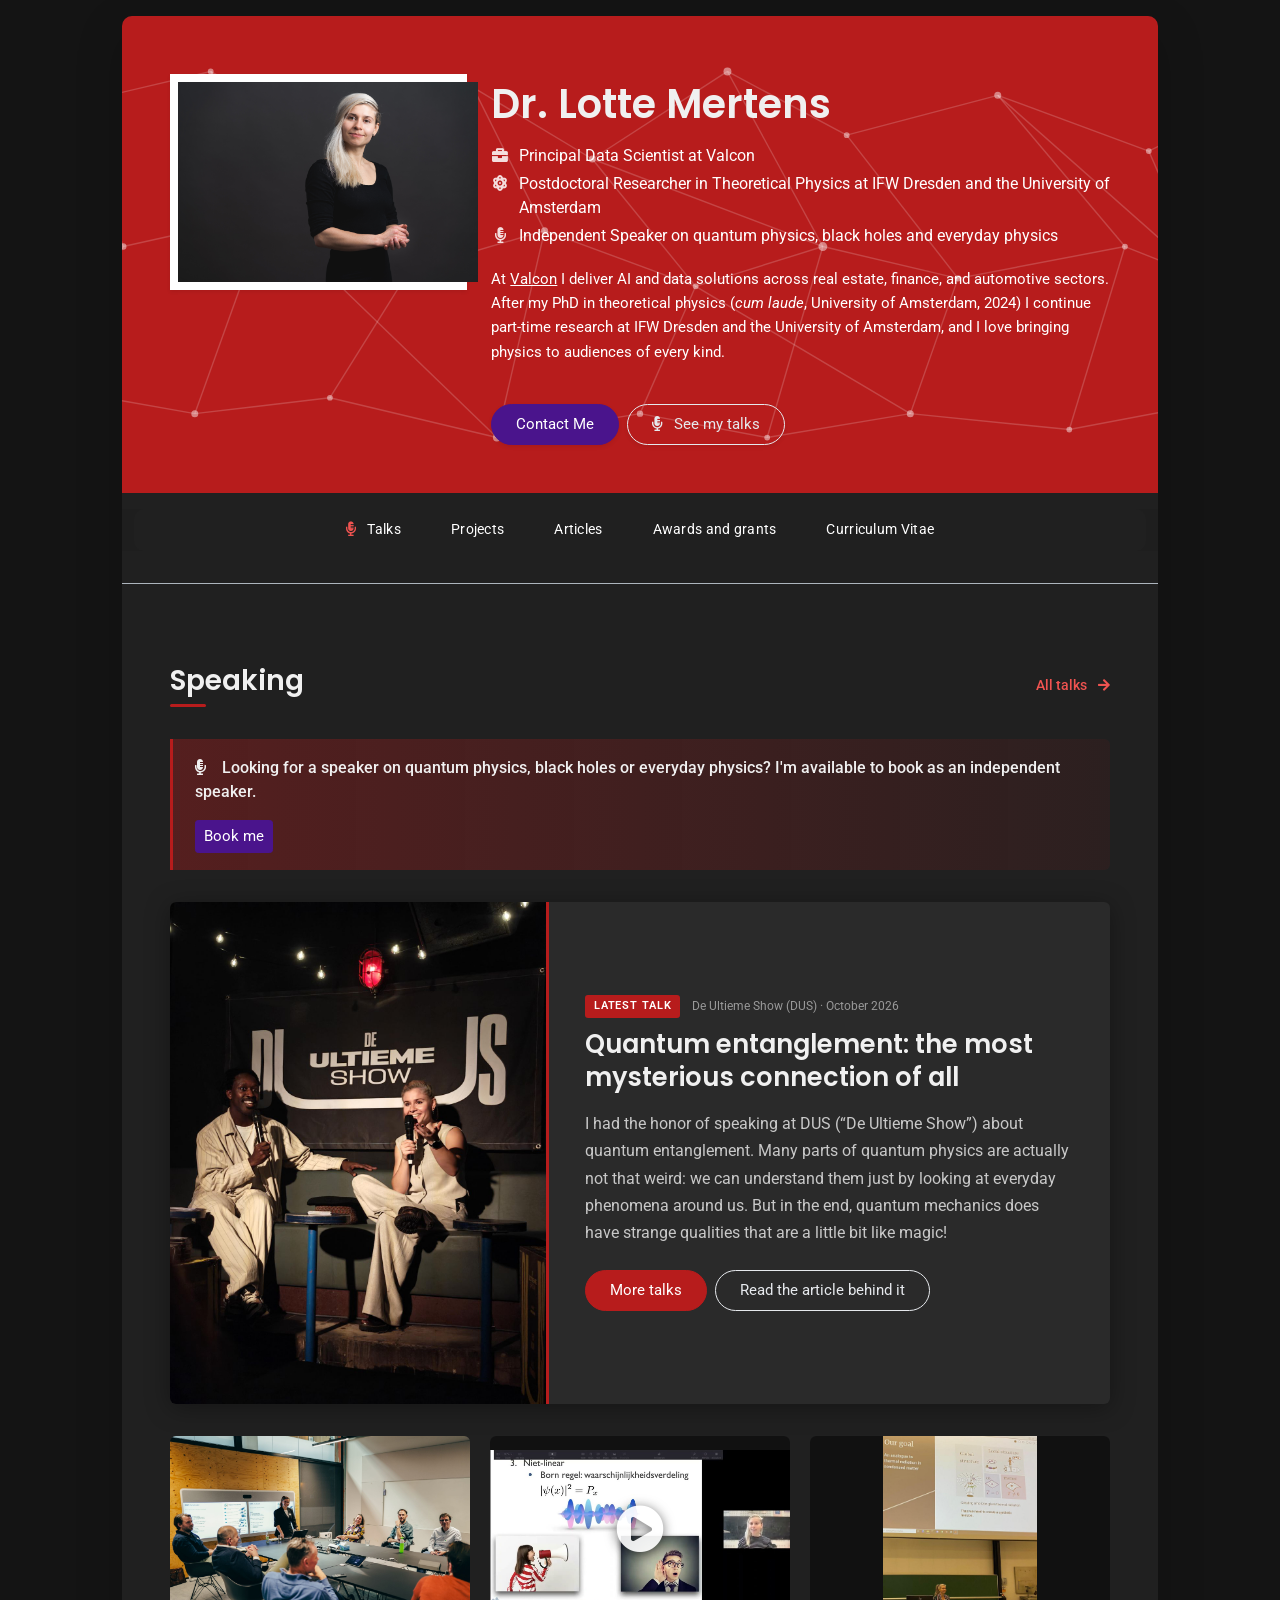
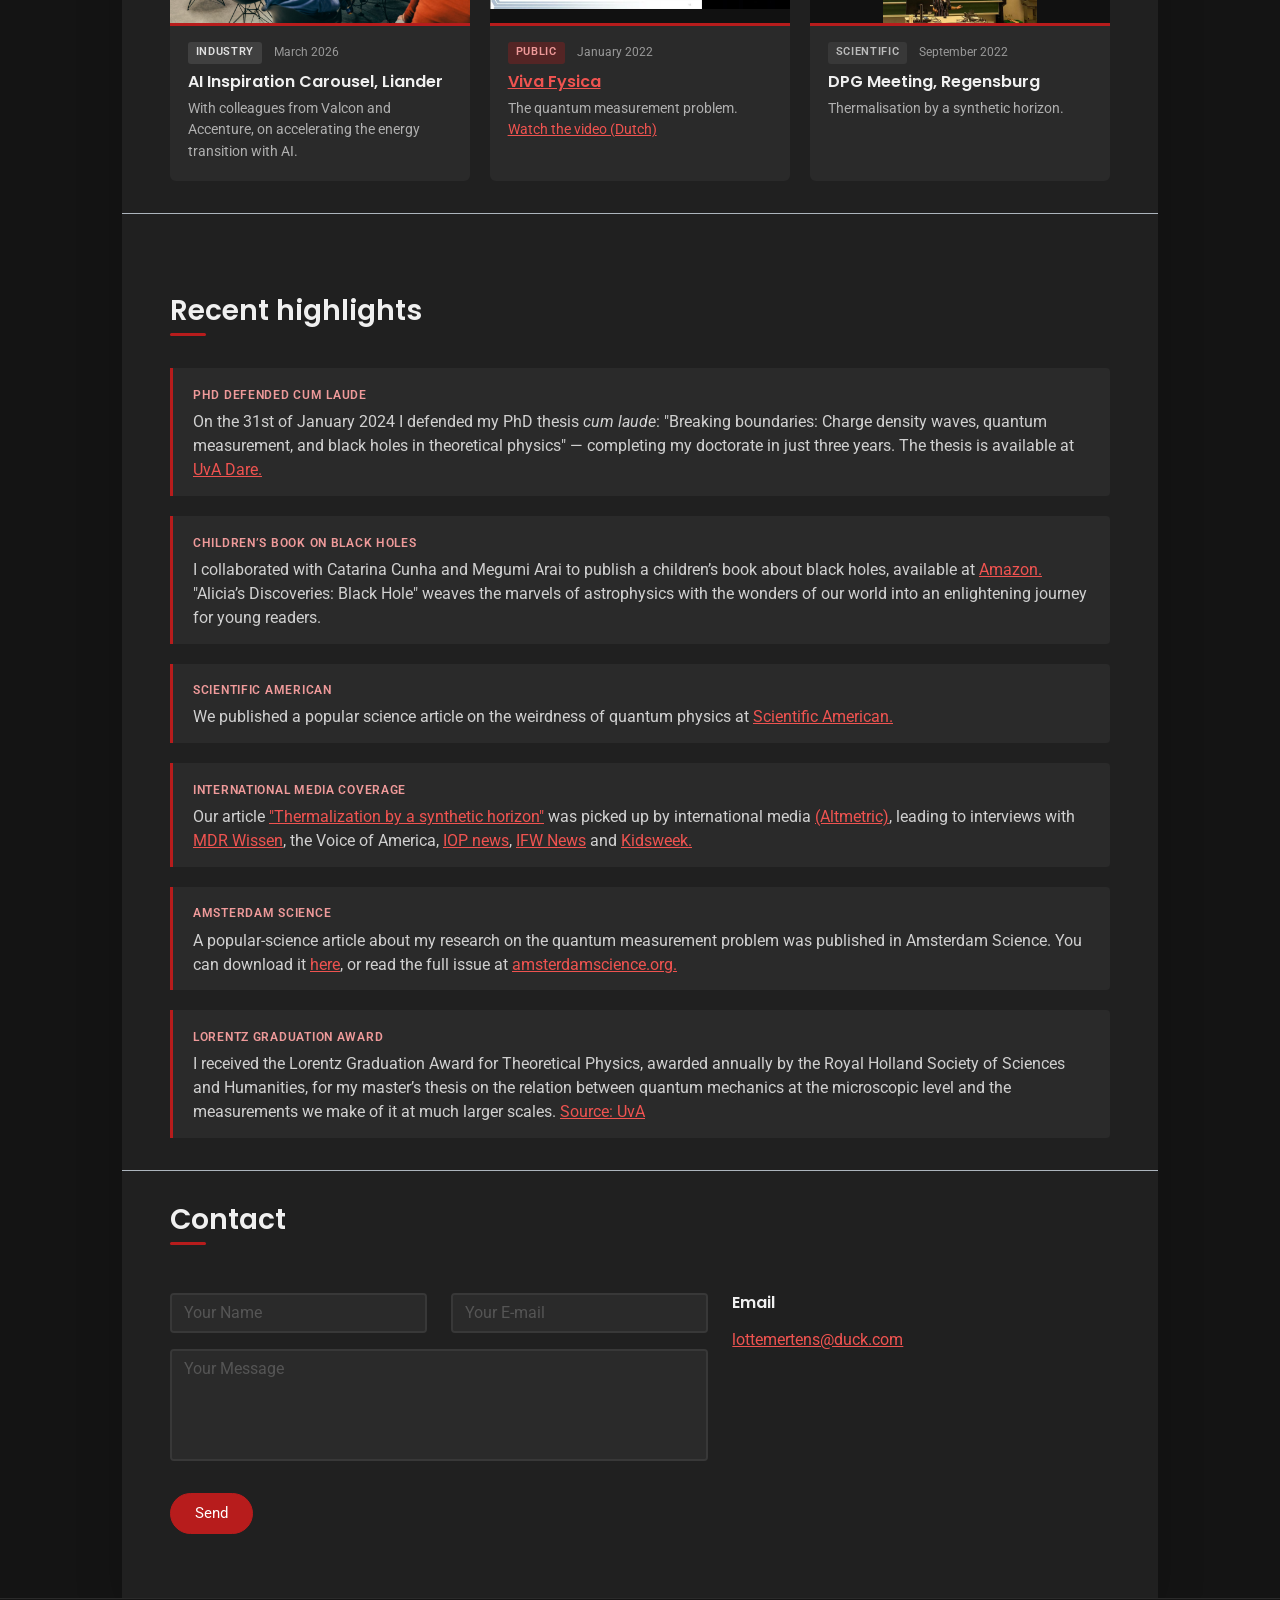
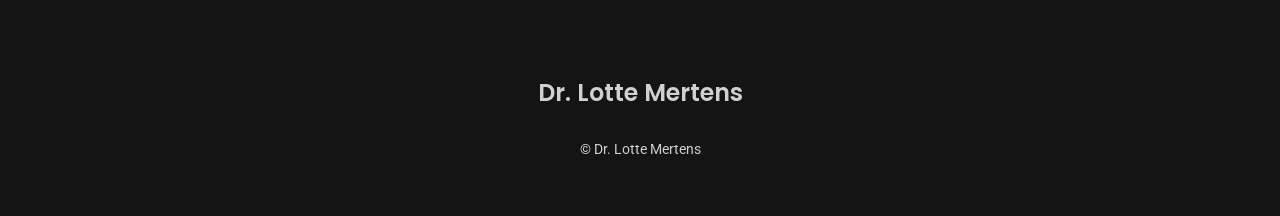
<file: index.html>
<!DOCTYPE html>
<html lang="en-US">


  <head>
    <meta charset="UTF-8">
    <meta http-equiv="X-UA-Compatible" content="IE=edge">
    <meta name="viewport" content="width=device-width, initial-scale=1">
     <meta name="description" content="Lotte Mertens: PhD in Theoretical Physics (cum laude), Principal Data Scientist at Valcon, part-time postdoc at IFW Dresden and the University of Amsterdam, and independent speaker on quantum physics, black holes and everyday physics">
  <meta name="keywords" content="Lorentz prijs, University of Amsterdam, IFW Dresden, Black holes, Quantum mechanics, Lotte Mertens, Valcon, Data Science, RAG, Databricks">
  <meta name="author" content="Lotte Mertens">
    <title>Lotte Mertens: Principal Data Scientist at Valcon</title>
    <link rel="icon" href="favicon.svg" type="image/svg+xml">
    <link rel="preconnect" href="https://fonts.gstatic.com" crossorigin="crossorigin"/>
    <link rel="preload" as="style" href="https://fonts.googleapis.com/css2?family=Poppins:wght@600&amp;family=Roboto:wght@300;400;500;700&amp;display=swap"/>
    <link rel="stylesheet" href="https://fonts.googleapis.com/css2?family=Poppins:wght@600&amp;family=Roboto:wght@300;400;500;700&amp;display=swap" media="print" onload="this.media='all'"/>
    <noscript>
      <link rel="stylesheet" href="https://fonts.googleapis.com/css2?family=Poppins:wght@600&amp;family=Roboto:wght@300;400;500;700&amp;display=swap"/>
    </noscript>
    <link href="css/font-awesome/css/all.min.css?ver=2.0.0" rel="stylesheet">
    <link href="css/bootstrap.min.css?ver=2.0.0" rel="stylesheet">
    <link href="css/aos.css?ver=2.0.0" rel="stylesheet">
    <link href="css/main.css?ver=2.1.0" rel="stylesheet">
    <noscript>
      <style type="text/css">
        [data-aos] {
            opacity: 1 !important;
            transform: translate(0) scale(1) !important;
        }
      </style>
    </noscript>
  </head>
  
  
  <body id="top">
<div class="page-content ">
      <div class="container pt-2">
       
      
		<div class="cover shadow-lg">


 			<div class="cover-bg p-3 p-lg-4 text-white">
    <div class="row">
    
      <div class="col-lg-4 col-md-5">
        <div class="avatar hover-effect bg-white shadow-sm p-1"><img src="images/avatar.jpg" alt="Lotte Mertens" width="300" height="200"/>
        </div>
      </div>
      
      <div class="col-lg-8 col-md-7 text-center text-md-start">
      
        <h2 class="h1 mt-2" data-aos="fade-left" data-aos-delay="0">Dr. Lotte Mertens</h2>
        <ul class="hero-roles" data-aos="fade-left" data-aos-delay="50">
          <li><i class="fas fa-briefcase"></i>Principal Data Scientist at Valcon</li>
          <li><i class="fas fa-atom"></i>Postdoctoral Researcher in Theoretical Physics at IFW Dresden and the University of Amsterdam</li>
          <li><i class="fas fa-microphone-alt"></i>Independent Speaker on quantum physics, black holes and everyday physics</li>
        </ul>
        <p class="hero-bio mb-3" data-aos="fade-left" data-aos-delay="100">At <a class="text-white text-decoration-underline" href="https://www.valcon.com">Valcon</a> I deliver AI and data solutions across real estate, finance, and automotive sectors. After my PhD in theoretical physics (<em>cum laude</em>, University of Amsterdam, 2024) I continue part-time research at IFW Dresden and the University of Amsterdam, and I love bringing physics to audiences of every kind.</p>
        <div class="d-print-none" data-aos="fade-left" data-aos-delay="150"><a class="btn btn-light shadow-sm mt-1 me-1" href="#contact">Contact Me</a><a class="btn btn-outline-light shadow-sm mt-1" href="Talks.html"><i class="fas fa-microphone-alt me-1"></i> See my talks</a>
        </div>
        
      </div>
    </div>
  </div>
  
  			<div class="site-nav pt-2">
            <nav role="navigation">
            <div class="container text-white site-page-nav">
            
			<div class="cover text-white">
              <ul class="nav justify-content-center">
                  <li class="nav-item"><a class="btn text-white nav-talks" href="Talks.html"><i class="fas fa-microphone-alt me-1"></i> Talks</a></li>
                  <li class="nav-item"><a class="btn text-white" href="Projects.html">Projects</a></li>
                  <li class="nav-item"><a class="btn text-white" href="Articles.html">Articles</a></li>
                  <li class="nav-item"><a class="btn text-white" href="AG.html">Awards and grants</a></li>
                  <li class="nav-item"><a class="btn text-white" href="CV.html">Curriculum Vitae</a></li>
                </ul>
            </div>
            </div>
            </nav>
    		</div>

          <hr class="d-print-none"/>

  			<div class="about-section pt-4 px-3 px-lg-4">
        <div class="d-flex justify-content-between align-items-baseline gap-3">
          <h2 class="h3 mb-3 section-heading">Speaking</h2>
          <a class="section-link" href="Talks.html">All talks <i class="fas fa-arrow-right ms-1"></i></a>
        </div>

        <div class="speak-cta">
          <p><i class="fas fa-microphone-alt me-2"></i>Looking for a speaker on quantum physics, black holes or everyday physics? I'm available to book as an independent speaker.</p>
          <a class="btn btn-light btn-sm" href="#contact">Book me</a>
        </div>

        <article class="talk-feature">
          <div class="talk-feature-media">
            <img src="images/dus-2026.jpeg" alt="Lotte Mertens on stage at De Ultieme Show"/>
          </div>
          <div class="talk-feature-body">
            <div class="talk-meta"><span class="talk-badge">Latest talk</span><span>De Ultieme Show (DUS) · October 2026</span></div>
            <h3 class="talk-feature-title">Quantum entanglement: the most mysterious connection of all</h3>
            <p>I had the honor of speaking at DUS (&ldquo;De Ultieme Show&rdquo;) about quantum entanglement. Many parts of quantum physics are actually not that weird: we can understand them just by looking at everyday phenomena around us. But in the end, quantum mechanics does have strange qualities that are a little bit like magic!</p>
            <div><a class="btn btn-accent mt-1 me-1" href="Talks.html">More talks</a><a class="btn btn-outline-light mt-1" href="https://www.scientificamerican.com/article/quantum-physics-isnt-as-weird-as-you-think-its-weirder/">Read the article behind it</a></div>
          </div>
        </article>

        <div class="talk-grid">
          <article class="talk-card">
            <img class="talk-card-img" src="images/1774259817088.jpg" alt="Lotte Mertens presenting at Liander" loading="lazy"/>
            <div class="talk-card-body">
              <div class="talk-meta"><span class="talk-tag talk-tag-industry">Industry</span><span>March 2026</span></div>
              <h3 class="talk-card-title">AI Inspiration Carousel, Liander</h3>
              <p>With colleagues from Valcon and Accenture, on accelerating the energy transition with AI.</p>
            </div>
          </article>
          <article class="talk-card">
            <a class="talk-card-video" href="https://www.youtube.com/watch?v=cBmWuijWLmw" aria-label="Watch the Viva Fysica talk on YouTube">
              <img class="talk-card-img talk-card-img-fit" src="images/viva-fysica-2022.jpg" alt="Lotte Mertens presenting on the quantum measurement problem at Viva Fysica" loading="lazy"/>
              <i class="fas fa-play-circle" aria-hidden="true"></i>
            </a>
            <div class="talk-card-body">
              <div class="talk-meta"><span class="talk-tag talk-tag-public">Public</span><span>January 2022</span></div>
              <h3 class="talk-card-title"><a href="https://www.quantumuniverse.nl/terugkijken-viva-fysica-2022">Viva Fysica</a></h3>
              <p>The quantum measurement problem. <a href="https://www.quantumuniverse.nl/terugkijken-viva-fysica-2022">Watch the video (Dutch)</a></p>
            </div>
          </article>
          <article class="talk-card">
            <img class="talk-card-img talk-card-img-fit" src="Presentation.jpeg" alt="Lotte Mertens presenting at the DPG meeting in Regensburg" loading="lazy"/>
            <div class="talk-card-body">
              <div class="talk-meta"><span class="talk-tag">Scientific</span><span>September 2022</span></div>
              <h3 class="talk-card-title">DPG Meeting, Regensburg</h3>
              <p>Thermalisation by a synthetic horizon.</p>
            </div>
          </article>
        </div>

	</div>

  			<hr class="d-print-none"/>

  			<div class="about-section pt-4 px-3 px-lg-4">
        <h2 class="h3 mb-3 section-heading">Recent highlights</h2>

        <div class="highlight-card">
          <div class="highlight-date">PhD Defended Cum Laude</div>
          <p>On the 31st of January 2024 I defended my PhD thesis <em>cum laude</em>: "Breaking boundaries: Charge density waves, quantum measurement, and black holes in theoretical physics" — completing my doctorate in just three years. The thesis is available at <a href="https://dare.uva.nl/search?identifier=561f409e-5784-4adc-a31a-b579202ffef7">UvA Dare.</a></p>
        </div>

        <div class="highlight-card">
          <div class="highlight-date">Children’s Book on Black Holes</div>
          <p>I collaborated with Catarina Cunha and Megumi Arai to publish a children’s book about black holes, available at <a href="https://www.amazon.nl/dp/B0CMHVNR2P?ref_=cm_sw_r_cp_ud_dp_A3WQA8BQAT786TXKE9GF">Amazon.</a> "Alicia’s Discoveries: Black Hole" weaves the marvels of astrophysics with the wonders of our world into an enlightening journey for young readers.</p>
        </div>

        <div class="highlight-card">
          <div class="highlight-date">Scientific American</div>
          <p>We published a popular science article on the weirdness of quantum physics at <a href="https://www.scientificamerican.com/article/quantum-physics-isnt-as-weird-as-you-think-its-weirder/">Scientific American.</a></p>
        </div>

        <div class="highlight-card">
          <div class="highlight-date">International Media Coverage</div>
          <p>Our article <a href="https://journals.aps.org/prresearch/abstract/10.1103/PhysRevResearch.4.043084">"Thermalization by a synthetic horizon"</a> was picked up by international media <a href="https://www.altmetric.com/details/138210670">(Altmetric)</a>, leading to interviews with <a href="https://www.mdr.de/wissen/theorie-stephen-hawking-forscher-dresden-simulation-schwarzes-loch-100.html">MDR Wissen</a>, the Voice of America, <a href="https://www.mdr.de/wissen/theorie-stephen-hawking-forscher-dresden-simulation-schwarzes-loch-100.html">IOP news</a>, <a href="https://www.ifw-dresden.de/news-events/news-detail-view/synthetic-black-holes-radiate-just-like-the-real-ones-973">IFW News</a> and <a href="Kidsweek.pdf" target="_blank">Kidsweek.</a></p>
        </div>

        <div class="highlight-card">
          <div class="highlight-date">Amsterdam Science</div>
          <p>A popular-science article about my research on the quantum measurement problem was published in Amsterdam Science. You can download it <a href="AmsSci.pdf" target="_blank">here</a>, or read the full issue at <a href="https://amsterdamscience.org">amsterdamscience.org.</a></p>
        </div>

        <div class="highlight-card">
          <div class="highlight-date">Lorentz Graduation Award</div>
          <p>I received the Lorentz Graduation Award for Theoretical Physics, awarded annually by the Royal Holland Society of Sciences and Humanities, for my master’s thesis on the relation between quantum mechanics at the microscopic level and the measurements we make of it at much larger scales. <a href="https://iop.uva.nl/content/news/2020/11/lotte-mertens-wins-lorentz-graduation-award.html?cb&cb&cb">Source: UvA</a></p>
        </div>

	</div>

  			<hr class="d-print-none"/>
  
  			<div class="contant-section px-3 px-lg-4 pb-4" id="contact">
  
  
    <h2 class="h3 mb-3 section-heading">Contact</h2>
    <div class="row">
    
    
      <div class="col-md-7 d-print-none">
        <div class="my-2">
        
  <form action="https://formspree.io/f/mwkyjvyq" method="POST">
    
  <div class="row">
    <div class="col-6">
      <input class="form-control" type="text" id="name" name="name" placeholder="Your Name" required>
    </div>
    <div class="col-6">
      <input class="form-control" type="email" id="email" name="_replyto" placeholder="Your E-mail" required>
    </div>
  </div>
  
  
  <div class="form-group my-2">
    <textarea class="form-control" style="resize: none;" id="message" name="message" rows="4"  placeholder="Your Message" required></textarea>
  </div>
  
  <button class="btn btn-accent mt-2" type="submit">Send</button>
  
  </form>
  
  
        </div>
      </div>
      
      
      <div class="col">
        <div class="mt-2">
        
          <h3 class="h6">Email</h3>
          <div class="pb-2 text-secondary"><a href="mailto:lottemertens@duck.com">lottemertens@duck.com</a></div>
          
        </div>
      </div>
      
      
      
      
    </div>
    
</div>
  
		</div>
		
     </div>
   </div>



    <footer class="pt-4 pb-4 text-muted text-center d-print-none">
      <div class="container">
        <div class="my-3">
          <div class="h4">Dr. Lotte Mertens</div>
        </div>
        <div class="text-small">
          <div class="mb-1">&copy; Dr. Lotte Mertens</div>
        </div>
      </div>
    </footer>
    
    <script src="scripts/bootstrap.bundle.min.js?ver=2.0.0"></script>
    <script src="scripts/aos.js?ver=2.0.0"></script>
    <script src="scripts/main.js?ver=2.0.0"></script>
    
    
  </body>
</html>
</file>
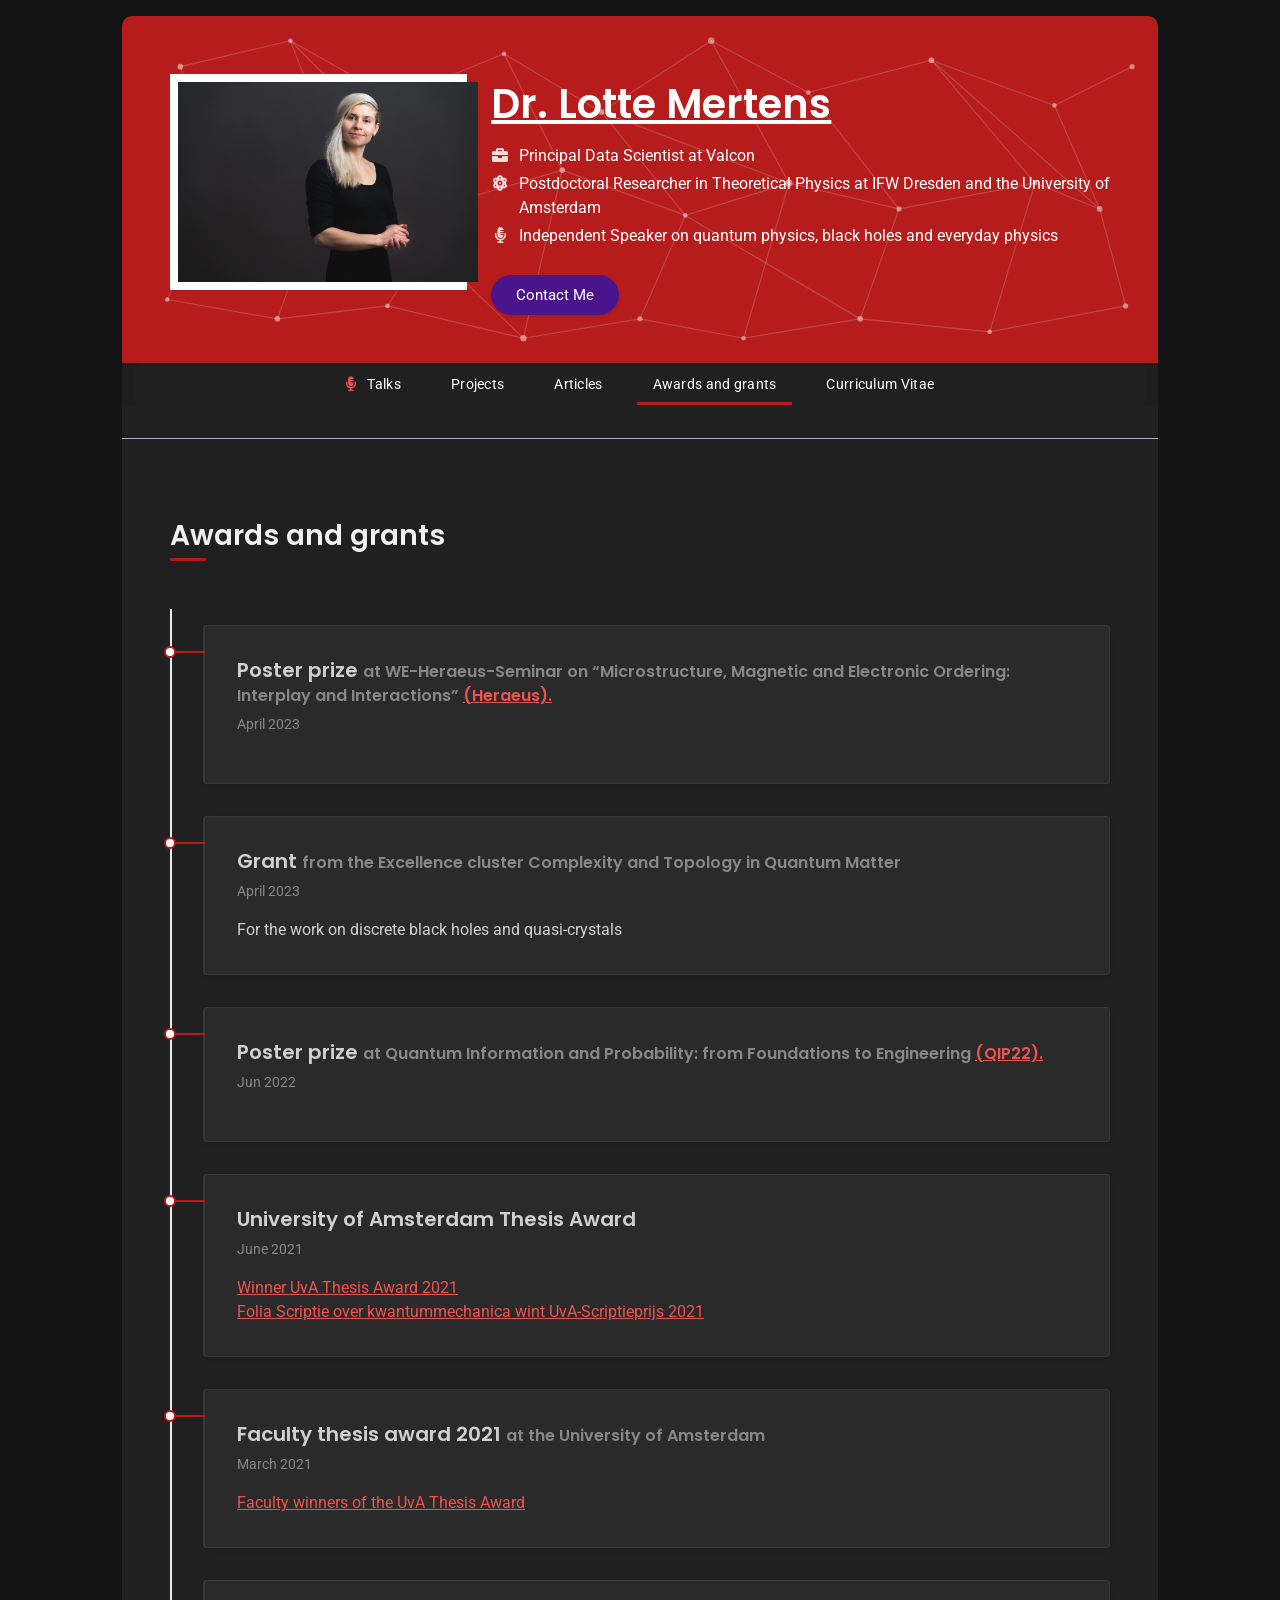
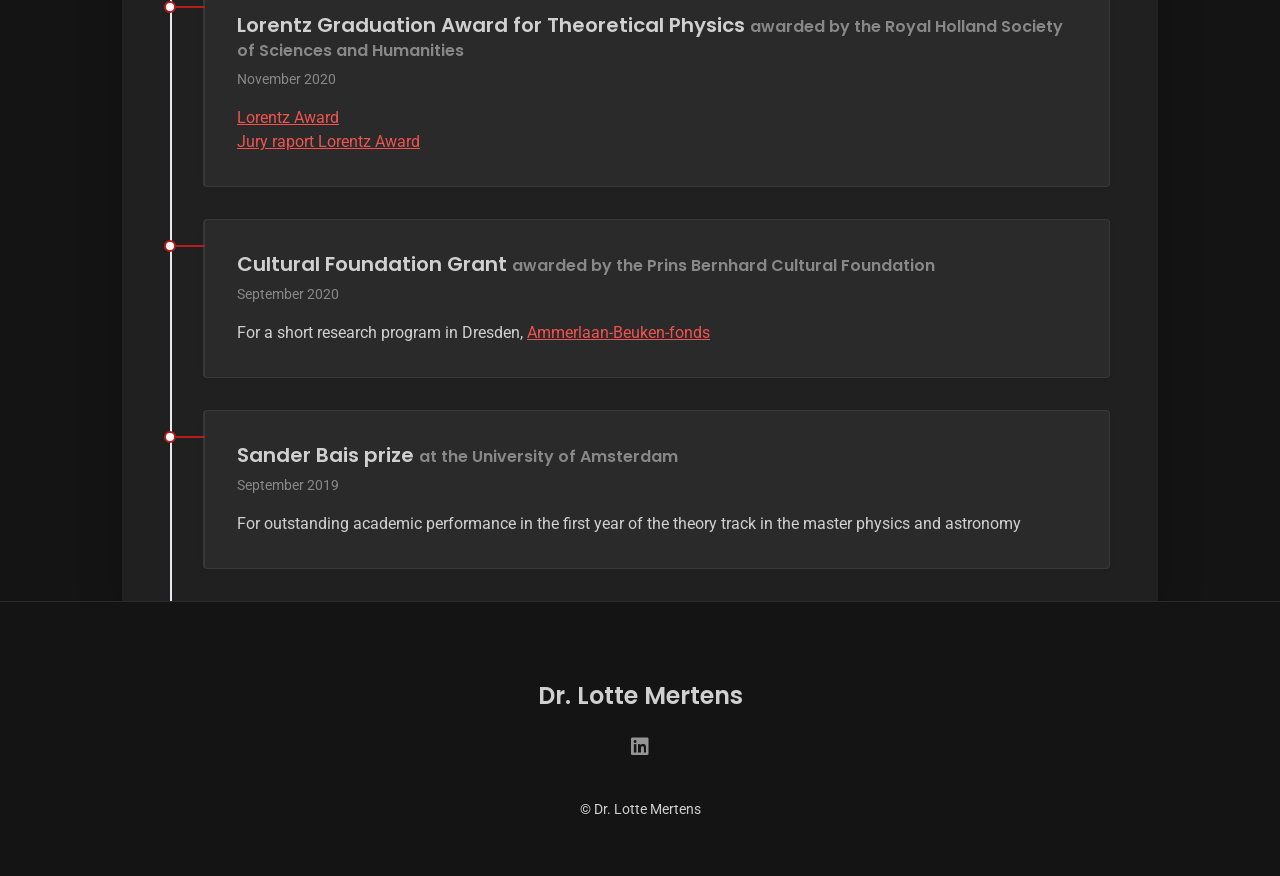
<file: AG.html>
<!DOCTYPE html>
<html lang="en-US">
  <head>
    <meta charset="UTF-8">
    <meta http-equiv="X-UA-Compatible" content="IE=edge">
      <meta name="description" content="Awards and Grants">
  <meta name="keywords" content="Lorentz prijs, UvA thesis prijs, Lotte Mertens, Poster Prijs, Sander Bias">
  <meta name="author" content="Lotte Mertens">
    <meta name="viewport" content="width=device-width, initial-scale=1">
    <title>Lotte Mertens Awards and Grants</title>
    <link rel="icon" href="favicon.svg" type="image/svg+xml">
    <link rel="preconnect" href="https://fonts.gstatic.com" crossorigin="crossorigin"/>
    <link rel="preload" as="style" href="https://fonts.googleapis.com/css2?family=Poppins:wght@600&amp;family=Roboto:wght@300;400;500;700&amp;display=swap"/>
    <link rel="stylesheet" href="https://fonts.googleapis.com/css2?family=Poppins:wght@600&amp;family=Roboto:wght@300;400;500;700&amp;display=swap" media="print" onload="this.media='all'"/>
    <noscript>
      <link rel="stylesheet" href="https://fonts.googleapis.com/css2?family=Poppins:wght@600&amp;family=Roboto:wght@300;400;500;700&amp;display=swap"/>
    </noscript>
    <link href="css/font-awesome/css/all.min.css?ver=2.0.0" rel="stylesheet">
    <link href="css/bootstrap.min.css?ver=2.0.0" rel="stylesheet">
    <link href="css/aos.css?ver=2.0.0" rel="stylesheet">
    <link href="css/main.css?ver=2.1.0" rel="stylesheet">
    <noscript>
      <style type="text/css">
        [data-aos] {
            opacity: 1 !important;
            transform: translate(0) scale(1) !important;
        }
      </style>
    </noscript>
  </head>
  <body id="top">
<div class="page-content">
      <div class="container pt-2">
<div class="cover shadow-lg">
  <div class="cover-bg p-3 p-lg-4 text-white">
    <div class="row">
      <div class="col-lg-4 col-md-5">
        <div class="avatar hover-effect bg-white shadow-sm p-1"><img src="images/avatar.jpg" alt="Lotte Mertens" width="300" height="200"/></div>
      </div>
      <div class="col-lg-8 col-md-7 text-center text-md-start">
        <h2 class="h1 mt-2" data-aos="fade-left" data-aos-delay="0"><a class="text-white" href="index.html"> Dr. Lotte Mertens </a></h2>
        <ul class="hero-roles" data-aos="fade-left" data-aos-delay="100">
          <li><i class="fas fa-briefcase"></i>Principal Data Scientist at Valcon</li>
          <li><i class="fas fa-atom"></i>Postdoctoral Researcher in Theoretical Physics at IFW Dresden and the University of Amsterdam</li>
          <li><i class="fas fa-microphone-alt"></i>Independent Speaker on quantum physics, black holes and everyday physics</li>
        </ul>
        <div class="d-print-none" data-aos="fade-left" data-aos-delay="200"><!-- <a class="btn btn-light shadow-sm mt-1 me-1" href="CV.pdf" target="_blank">Download CV</a> --><a class="btn btn-success shadow-sm mt-1" href="#contact">Contact Me</a></div>
      </div>
    </div>
  </div>
     <div class="site-nav">
            <nav role="navigation">
            <div class="container text-white site-page-nav">
            
			<div class="cover text-white">
              <ul class="nav justify-content-center">
                  <li class="nav-item"><a class="btn text-white nav-talks" href="Talks.html"><i class="fas fa-microphone-alt me-1"></i> Talks</a></li>
                  <li class="nav-item"><a class="btn text-white" href="Projects.html">Projects</a></li>
                  <li class="nav-item"><a class="btn text-white" href="Articles.html">Articles</a></li>
                  <li class="nav-item"><a class="btn text-white active" href="AG.html" aria-current="page">Awards and grants</a></li>
                  <li class="nav-item"><a class="btn text-white" href="CV.html">Curriculum Vitae</a></li>
                </ul>
            </nav>
          </div>
   
  <hr class="d-print-none"/>
  <div class="work-experience-section pt-4 px-3 px-lg-4">
    <h2 class="h3 mb-4 section-heading">Awards and grants</h2>
    <div class="timeline">
    <div class="timeline-card timeline-card-primary card shadow-sm">
        <div class="card-body">
          <div class="h5 mb-1">Poster prize <span class="text-muted h6">at WE-Heraeus-Seminar on “Microstructure, Magnetic and Electronic Ordering: Interplay and Interactions” <a href="https://www.we-heraeus-stiftung.de/veranstaltungen/microstructure-magnetic-and-electronic-ordering-interplay-and-interactions/report/"> (Heraeus). </a></span></div>
          <div class="text-muted text-small mb-2">April 2023 </div>
       </div>
      </div>
      
    <div class="timeline-card timeline-card-primary card shadow-sm">
        <div class="card-body">
          <div class="h5 mb-1"> Grant <span class="text-muted h6">from the Excellence cluster
Complexity and Topology in Quantum Matter </span></div>
          <div class="text-muted text-small mb-2">April 2023 </div>
          
          <div> For the work on discrete black holes and quasi-crystals </div>
          
       </div>
      </div>
      
      
      <div class="timeline-card timeline-card-primary card shadow-sm">
        <div class="card-body">
          <div class="h5 mb-1">Poster prize <span class="text-muted h6">at Quantum Information and Probability: from Foundations to Engineering <a href="https://lnu.se/en/meet-linnaeus-university/current/events/2022/qip22/"> (QIP22). </a></span></div>
          <div class="text-muted text-small mb-2">Jun 2022 </div>
       </div>
      </div>
      <div class="timeline-card timeline-card-primary card shadow-sm">
        <div class="card-body">
          <div class="h5 mb-1"> University of Amsterdam Thesis Award <span class="text-muted h6"> </span></div>
          <div class="text-muted text-small mb-2">June 2021</div>
          <div> <a href="https://bridge.uva.nl/page/scriptieprijs?lang=en-GB"> Winner UvA Thesis Award 2021 </a> </div>
          <div>
          <a href="https://www.folia.nl/actueel/146177/scriptie-over-kwantummechanica-wint-uva-scriptieprijs-2021"> Folia Scriptie over kwantummechanica wint UvA-Scriptieprijs 2021 </a>
          </div>
        </div>
      </div>
      <div class="timeline-card timeline-card-primary card shadow-sm">
        <div class="card-body">
          <div class="h5 mb-1"> Faculty thesis award 2021 <span class="text-muted h6">at the University of Amsterdam</span></div>
          <div class="text-muted text-small mb-2">March 2021</div>
          <div><a href="https://bridge.uva.nl/news/426776"> Faculty winners of the UvA Thesis Award </a> </div>
        </div>
      </div>
      <div class="timeline-card timeline-card-primary card shadow-sm">
        <div class="card-body">
          <div class="h5 mb-1"> Lorentz Graduation Award for Theoretical
Physics <span class="text-muted h6"> awarded by the Royal Holland
Society of Sciences and Humanities</span></div>
          <div class="text-muted text-small mb-2">November 2020</div>
          <div> <a href="https://iop.uva.nl/content/news/2020/11/lotte-mertens-wins-lorentz-graduation-award.html#:~:text=The%20Lorentz%20Graduation%20Award%20for%20Theoretical%20Physics%20is%20one%20of,supervision%20of%20Jasper%20van%20Wezel."> Lorentz Award </a> </div>
       <div> <a href="https://khmw.nl/wp-content/uploads/Juryrapport-Lorentz-Afstudeerprijs-voor-Theoretische-Natuurkunde-2020.pdf"> Jury raport Lorentz Award </a>   </div>    
        </div> 
      </div>
      <div class="timeline-card timeline-card-primary card shadow-sm">
        <div class="card-body">
          <div class="h5 mb-1"> Cultural Foundation Grant <span class="text-muted h6">awarded by the Prins Bernhard Cultural Foundation</span></div>
          <div class="text-muted text-small mb-2">September 2020</div>
          <div>For a short research program in Dresden, <a href="https://www.cultuurfonds.nl/fonds/ammerlaan-beuken-fonds"> Ammerlaan-Beuken-fonds </a>  </div>
        </div>
      </div>
      <div class="timeline-card timeline-card-primary card shadow-sm">
        <div class="card-body">
          <div class="h5 mb-1"> Sander Bais prize <span class="text-muted h6">at the University of Amsterdam </span></div>
          <div class="text-muted text-small mb-2"> September 2019</div>
          <div> For outstanding academic performance in the first year of the theory track in the master physics and astronomy  </div>
        </div>
      </div>
    </div>
  </div>
</div>
    </div>
    <footer class="pt-4 pb-4 text-muted text-center d-print-none">
      <div class="container">
        <div class="my-3">
          <div class="h4">Dr. Lotte Mertens</div>
          <div class="footer-nav">
            <nav role="navigation">
               <ul class="nav justify-content-center">
                <li class="nav-item"><a class="nav-link" href="https://www.linkedin.com/in/lotte-mertens-5a8a19a5/" title="LinkedIn"><i class="fab fa-linkedin"></i><span class="menu-title sr-only">LinkedIn</span></a>
                </li>
              </ul>
            </nav>
          </div>
        </div>
        <div class="text-small">
          <div class="mb-1">&copy; Dr. Lotte Mertens</div>
        </div>
      </div>
    </footer>
    <script src="scripts/bootstrap.bundle.min.js?ver=2.0.0"></script>
    <script src="scripts/aos.js?ver=2.0.0"></script>
    <script src="scripts/main.js?ver=2.0.0"></script>
  </body>
</html>
</file>
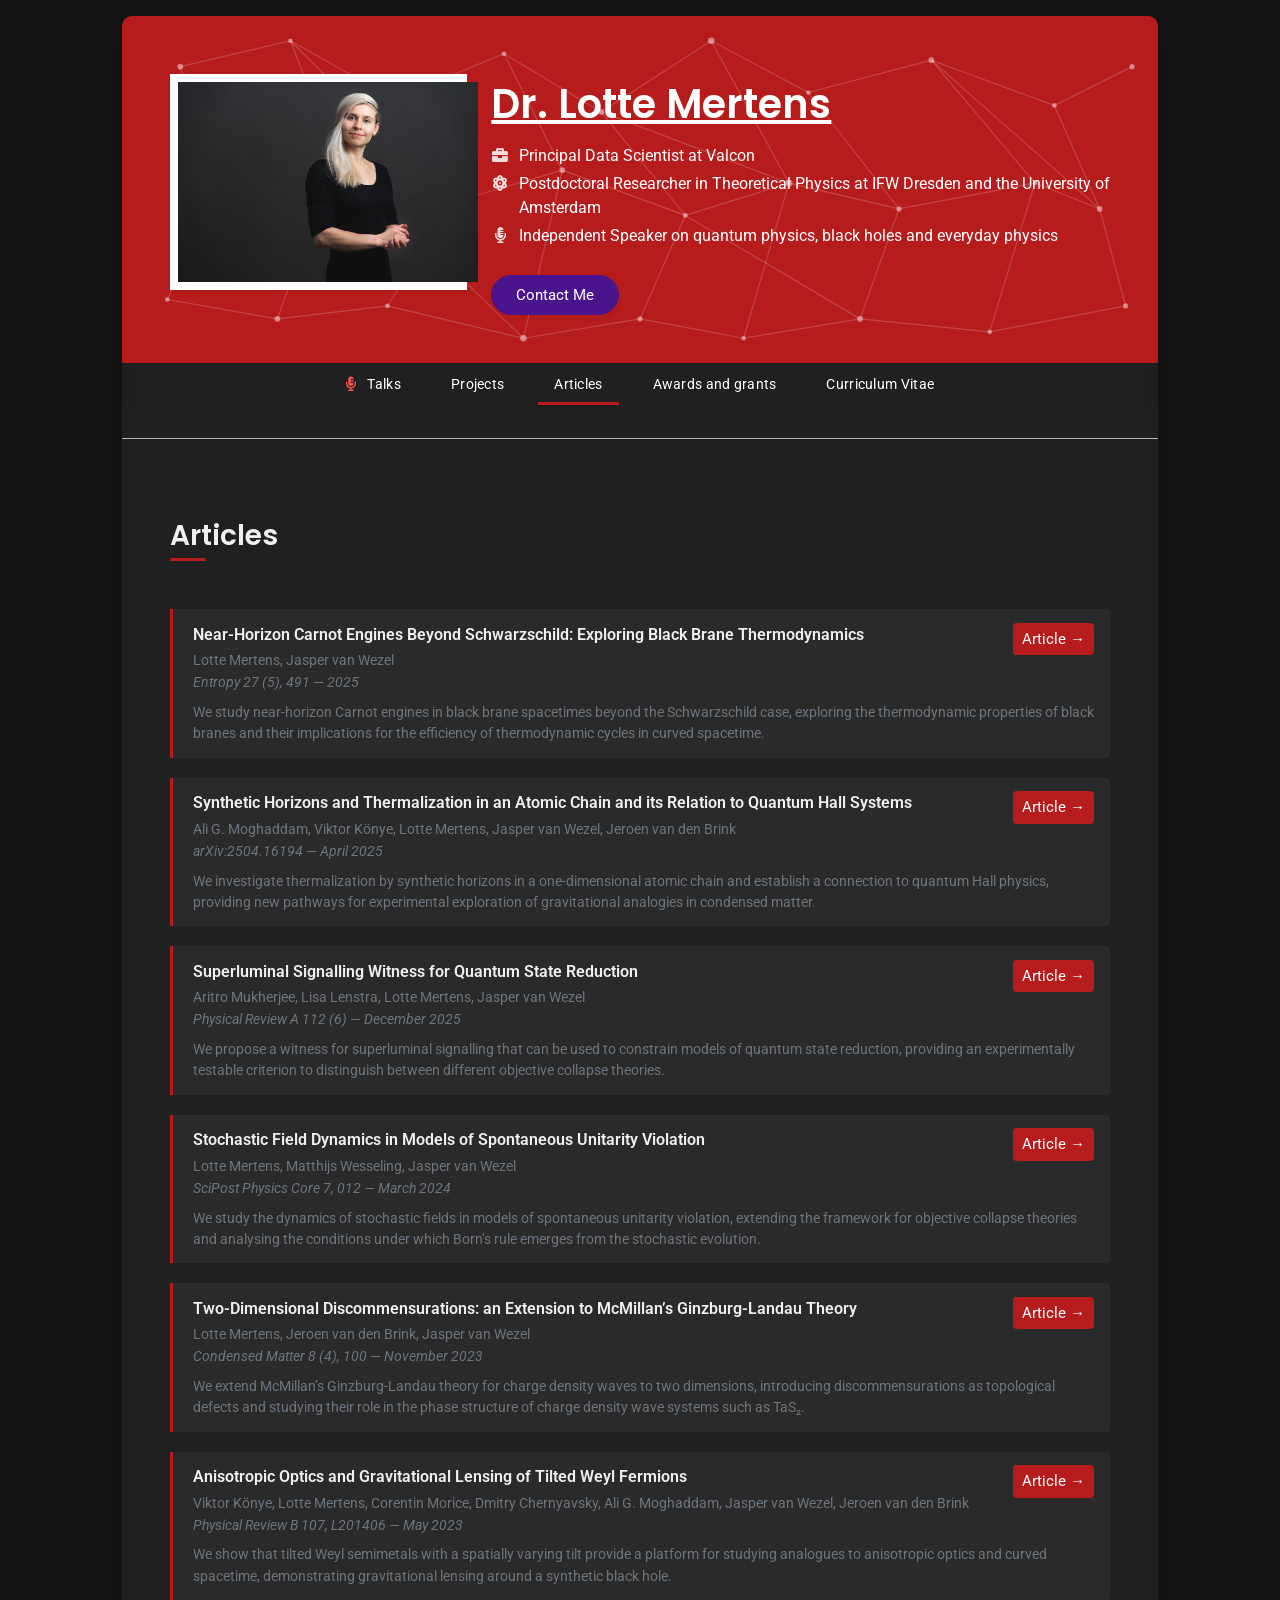
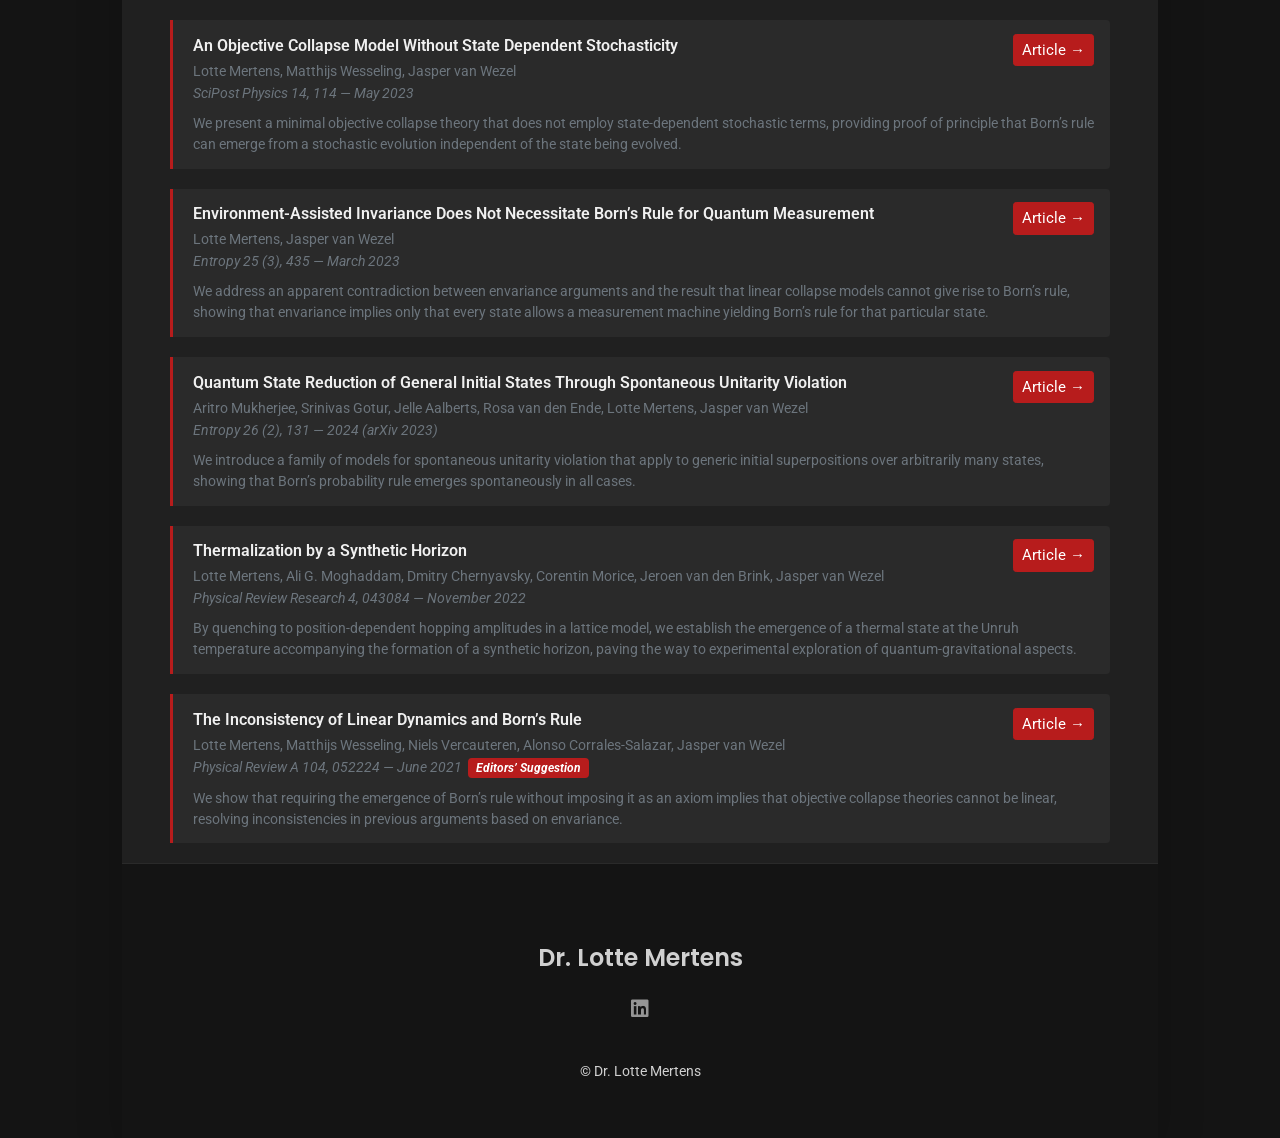
<file: Articles.html>
<!DOCTYPE html>
<html lang="en-US">
  <head>
    <meta charset="UTF-8">
    <meta http-equiv="X-UA-Compatible" content="IE=edge">
      <meta name="description" content="Published Articles">
  	<meta name="keywords" content="Thermalization by a syntetic horizon, quantum measurement problem">
  	<meta name="author" content="Lotte Mertens">
    <meta name="viewport" content="width=device-width, initial-scale=1">
    <title>Lotte Mertens Articles</title>
    <link rel="icon" href="favicon.svg" type="image/svg+xml">
    <link rel="preconnect" href="https://fonts.gstatic.com" crossorigin="crossorigin"/>
    <link rel="preload" as="style" href="https://fonts.googleapis.com/css2?family=Poppins:wght@600&amp;family=Roboto:wght@300;400;500;700&amp;display=swap"/>
    <link rel="stylesheet" href="https://fonts.googleapis.com/css2?family=Poppins:wght@600&amp;family=Roboto:wght@300;400;500;700&amp;display=swap" media="print" onload="this.media='all'"/>
    <noscript>
      <link rel="stylesheet" href="https://fonts.googleapis.com/css2?family=Poppins:wght@600&amp;family=Roboto:wght@300;400;500;700&amp;display=swap"/>
    </noscript>
    <link href="css/font-awesome/css/all.min.css?ver=2.0.0" rel="stylesheet">
    <link href="css/bootstrap.min.css?ver=2.0.0" rel="stylesheet">
    <link href="css/aos.css?ver=2.0.0" rel="stylesheet">
    <link href="css/main.css?ver=2.1.0" rel="stylesheet">
    <noscript>
      <style type="text/css">
        [data-aos] {
            opacity: 1 !important;
            transform: translate(0) scale(1) !important;
        }
      </style>
    </noscript>
  </head>
  <body id="top">
<div class="page-content">
      <div class="container pt-2">
<div class="cover shadow-lg">
  <div class="cover-bg p-3 p-lg-4 text-white">
    <div class="row">
      <div class="col-lg-4 col-md-5">
        <div class="avatar hover-effect bg-white shadow-sm p-1"><img src="images/avatar.jpg" alt="Lotte Mertens" width="300" height="200"/></div>
      </div>
      <div class="col-lg-8 col-md-7 text-center text-md-start">
        <h2 class="h1 mt-2" data-aos="fade-left" data-aos-delay="0"><a class="text-white" href="index.html"> Dr. Lotte Mertens </a></h2>
        <ul class="hero-roles" data-aos="fade-left" data-aos-delay="100">
          <li><i class="fas fa-briefcase"></i>Principal Data Scientist at Valcon</li>
          <li><i class="fas fa-atom"></i>Postdoctoral Researcher in Theoretical Physics at IFW Dresden and the University of Amsterdam</li>
          <li><i class="fas fa-microphone-alt"></i>Independent Speaker on quantum physics, black holes and everyday physics</li>
        </ul>
        <div class="d-print-none" data-aos="fade-left" data-aos-delay="200"><a class="btn btn-success shadow-sm mt-1" href="#contact">Contact Me</a></div>
      </div>
    </div>
  </div>
   <div class="site-nav">
            <nav role="navigation">
            <div class="container text-white site-page-nav">
            
			<div class="cover text-white">
              <ul class="nav justify-content-center">
                  <li class="nav-item"><a class="btn text-white nav-talks" href="Talks.html"><i class="fas fa-microphone-alt me-1"></i> Talks</a></li>
                  <li class="nav-item"><a class="btn text-white" href="Projects.html">Projects</a></li>
                  <li class="nav-item"><a class="btn text-white active" href="Articles.html" aria-current="page">Articles</a></li>
                  <li class="nav-item"><a class="btn text-white" href="AG.html">Awards and grants</a></li>
                  <li class="nav-item"><a class="btn text-white" href="CV.html">Curriculum Vitae</a></li>
                </ul>
            </nav>
          </div>
   
   
   
   
 
  <hr class="d-print-none"/>
  <div class="about-section pt-4 px-3 px-lg-4">
    <div class="row">
      <div class="col-md-12">
        <h2 class="h3 mb-4 section-heading">Articles</h2>

        <div class="paper-card">
          <div class="d-flex justify-content-between align-items-start flex-wrap gap-2">
            <div class="flex-grow-1">
              <div class="paper-title">Near-Horizon Carnot Engines Beyond Schwarzschild: Exploring Black Brane Thermodynamics</div>
              <div class="paper-meta">Lotte Mertens, Jasper van Wezel</div>
              <div class="paper-meta fst-italic">Entropy 27 (5), 491 &mdash; 2025</div>
            </div>
            <a href="https://doi.org/10.3390/e27050491" class="btn btn-accent btn-sm" target="_blank">Article →</a>
          </div>
          <div class="paper-abstract">We study near-horizon Carnot engines in black brane spacetimes beyond the Schwarzschild case, exploring the thermodynamic properties of black branes and their implications for the efficiency of thermodynamic cycles in curved spacetime.</div>
        </div>

        <div class="paper-card">
          <div class="d-flex justify-content-between align-items-start flex-wrap gap-2">
            <div class="flex-grow-1">
              <div class="paper-title">Synthetic Horizons and Thermalization in an Atomic Chain and its Relation to Quantum Hall Systems</div>
              <div class="paper-meta">Ali G. Moghaddam, Viktor Könye, Lotte Mertens, Jasper van Wezel, Jeroen van den Brink</div>
              <div class="paper-meta fst-italic">arXiv:2504.16194 &mdash; April 2025</div>
            </div>
            <a href="https://arxiv.org/abs/2504.16194" class="btn btn-accent btn-sm" target="_blank">Article →</a>
          </div>
          <div class="paper-abstract">We investigate thermalization by synthetic horizons in a one-dimensional atomic chain and establish a connection to quantum Hall physics, providing new pathways for experimental exploration of gravitational analogies in condensed matter.</div>
        </div>

        <div class="paper-card">
          <div class="d-flex justify-content-between align-items-start flex-wrap gap-2">
            <div class="flex-grow-1">
              <div class="paper-title">Superluminal Signalling Witness for Quantum State Reduction</div>
              <div class="paper-meta">Aritro Mukherjee, Lisa Lenstra, Lotte Mertens, Jasper van Wezel</div>
              <div class="paper-meta fst-italic">Physical Review A 112 (6) &mdash; December 2025</div>
            </div>
            <a href="https://arxiv.org/abs/2410.08844" class="btn btn-accent btn-sm" target="_blank">Article →</a>
          </div>
          <div class="paper-abstract">We propose a witness for superluminal signalling that can be used to constrain models of quantum state reduction, providing an experimentally testable criterion to distinguish between different objective collapse theories.</div>
        </div>

        <div class="paper-card">
          <div class="d-flex justify-content-between align-items-start flex-wrap gap-2">
            <div class="flex-grow-1">
              <div class="paper-title">Stochastic Field Dynamics in Models of Spontaneous Unitarity Violation</div>
              <div class="paper-meta">Lotte Mertens, Matthijs Wesseling, Jasper van Wezel</div>
              <div class="paper-meta fst-italic">SciPost Physics Core 7, 012 &mdash; March 2024</div>
            </div>
            <a href="https://scipost.org/10.21468/SciPostPhysCore.7.1.012" class="btn btn-accent btn-sm" target="_blank">Article →</a>
          </div>
          <div class="paper-abstract">We study the dynamics of stochastic fields in models of spontaneous unitarity violation, extending the framework for objective collapse theories and analysing the conditions under which Born’s rule emerges from the stochastic evolution.</div>
        </div>

        <div class="paper-card">
          <div class="d-flex justify-content-between align-items-start flex-wrap gap-2">
            <div class="flex-grow-1">
              <div class="paper-title">Two-Dimensional Discommensurations: an Extension to McMillan’s Ginzburg-Landau Theory</div>
              <div class="paper-meta">Lotte Mertens, Jeroen van den Brink, Jasper van Wezel</div>
              <div class="paper-meta fst-italic">Condensed Matter 8 (4), 100 &mdash; November 2023</div>
            </div>
            <a href="https://arxiv.org/abs/2309.04201" class="btn btn-accent btn-sm" target="_blank">Article →</a>
          </div>
          <div class="paper-abstract">We extend McMillan’s Ginzburg-Landau theory for charge density waves to two dimensions, introducing discommensurations as topological defects and studying their role in the phase structure of charge density wave systems such as TaS₂.</div>
        </div>

        <div class="paper-card">
          <div class="d-flex justify-content-between align-items-start flex-wrap gap-2">
            <div class="flex-grow-1">
              <div class="paper-title">Anisotropic Optics and Gravitational Lensing of Tilted Weyl Fermions</div>
              <div class="paper-meta">Viktor Könye, Lotte Mertens, Corentin Morice, Dmitry Chernyavsky, Ali G. Moghaddam, Jasper van Wezel, Jeroen van den Brink</div>
              <div class="paper-meta fst-italic">Physical Review B 107, L201406 &mdash; May 2023</div>
            </div>
            <a href="https://arxiv.org/pdf/2210.16145" class="btn btn-accent btn-sm" target="_blank">Article →</a>
          </div>
          <div class="paper-abstract">We show that tilted Weyl semimetals with a spatially varying tilt provide a platform for studying analogues to anisotropic optics and curved spacetime, demonstrating gravitational lensing around a synthetic black hole.</div>
        </div>

        <div class="paper-card">
          <div class="d-flex justify-content-between align-items-start flex-wrap gap-2">
            <div class="flex-grow-1">
              <div class="paper-title">An Objective Collapse Model Without State Dependent Stochasticity</div>
              <div class="paper-meta">Lotte Mertens, Matthijs Wesseling, Jasper van Wezel</div>
              <div class="paper-meta fst-italic">SciPost Physics 14, 114 &mdash; May 2023</div>
            </div>
            <a href="https://arxiv.org/pdf/2208.11584" class="btn btn-accent btn-sm" target="_blank">Article →</a>
          </div>
          <div class="paper-abstract">We present a minimal objective collapse theory that does not employ state-dependent stochastic terms, providing proof of principle that Born’s rule can emerge from a stochastic evolution independent of the state being evolved.</div>
        </div>

        <div class="paper-card">
          <div class="d-flex justify-content-between align-items-start flex-wrap gap-2">
            <div class="flex-grow-1">
              <div class="paper-title">Environment-Assisted Invariance Does Not Necessitate Born’s Rule for Quantum Measurement</div>
              <div class="paper-meta">Lotte Mertens, Jasper van Wezel</div>
              <div class="paper-meta fst-italic">Entropy 25 (3), 435 &mdash; March 2023</div>
            </div>
            <a href="https://arxiv.org/pdf/2302.12614" class="btn btn-accent btn-sm" target="_blank">Article →</a>
          </div>
          <div class="paper-abstract">We address an apparent contradiction between envariance arguments and the result that linear collapse models cannot give rise to Born’s rule, showing that envariance implies only that every state allows a measurement machine yielding Born’s rule for that particular state.</div>
        </div>

        <div class="paper-card">
          <div class="d-flex justify-content-between align-items-start flex-wrap gap-2">
            <div class="flex-grow-1">
              <div class="paper-title">Quantum State Reduction of General Initial States Through Spontaneous Unitarity Violation</div>
              <div class="paper-meta">Aritro Mukherjee, Srinivas Gotur, Jelle Aalberts, Rosa van den Ende, Lotte Mertens, Jasper van Wezel</div>
              <div class="paper-meta fst-italic">Entropy 26 (2), 131 &mdash; 2024 (arXiv 2023)</div>
            </div>
            <a href="https://arxiv.org/pdf/2301.03233" class="btn btn-accent btn-sm" target="_blank">Article →</a>
          </div>
          <div class="paper-abstract">We introduce a family of models for spontaneous unitarity violation that apply to generic initial superpositions over arbitrarily many states, showing that Born’s probability rule emerges spontaneously in all cases.</div>
        </div>

        <div class="paper-card">
          <div class="d-flex justify-content-between align-items-start flex-wrap gap-2">
            <div class="flex-grow-1">
              <div class="paper-title">Thermalization by a Synthetic Horizon</div>
              <div class="paper-meta">Lotte Mertens, Ali G. Moghaddam, Dmitry Chernyavsky, Corentin Morice, Jeroen van den Brink, Jasper van Wezel</div>
              <div class="paper-meta fst-italic">Physical Review Research 4, 043084 &mdash; November 2022</div>
            </div>
            <a href="https://journals.aps.org/prresearch/abstract/10.1103/PhysRevResearch.4.043084" class="btn btn-accent btn-sm" target="_blank">Article →</a>
          </div>
          <div class="paper-abstract">By quenching to position-dependent hopping amplitudes in a lattice model, we establish the emergence of a thermal state at the Unruh temperature accompanying the formation of a synthetic horizon, paving the way to experimental exploration of quantum-gravitational aspects.</div>
        </div>

        <div class="paper-card">
          <div class="d-flex justify-content-between align-items-start flex-wrap gap-2">
            <div class="flex-grow-1">
              <div class="paper-title">The Inconsistency of Linear Dynamics and Born’s Rule</div>
              <div class="paper-meta">Lotte Mertens, Matthijs Wesseling, Niels Vercauteren, Alonso Corrales-Salazar, Jasper van Wezel</div>
              <div class="paper-meta fst-italic">Physical Review A 104, 052224 &mdash; June 2021 &nbsp;<span class="badge" style="background-color:#B71C1C; font-size:0.75rem;">Editors’ Suggestion</span></div>
            </div>
            <a href="https://journals.aps.org/pra/abstract/10.1103/PhysRevA.104.052224" class="btn btn-accent btn-sm" target="_blank">Article →</a>
          </div>
          <div class="paper-abstract">We show that requiring the emergence of Born’s rule without imposing it as an axiom implies that objective collapse theories cannot be linear, resolving inconsistencies in previous arguments based on envariance.</div>
        </div>

        </div>
      </div>
    </div>
 
 
 
    <footer class="pt-4 pb-4 text-muted text-center d-print-none">
      <div class="container">
        <div class="my-3">
          <div class="h4">Dr. Lotte Mertens</div>
          <div class="footer-nav">
            <nav role="navigation">
               <ul class="nav justify-content-center">
                <li class="nav-item"><a class="nav-link" href="https://www.linkedin.com/in/lotte-mertens-5a8a19a5/" title="LinkedIn"><i class="fab fa-linkedin"></i><span class="menu-title sr-only">LinkedIn</span></a>
                </li>
              </ul>
            </nav>
          </div>
        </div>
        <div class="text-small">
          <div class="mb-1">&copy; Dr. Lotte Mertens</div>
        </div>
      </div>
    </footer>
    <script src="scripts/bootstrap.bundle.min.js?ver=2.0.0"></script>
    <script src="scripts/aos.js?ver=2.0.0"></script>
    <script src="scripts/main.js?ver=2.0.0"></script>
  </body>
</html>
</file>
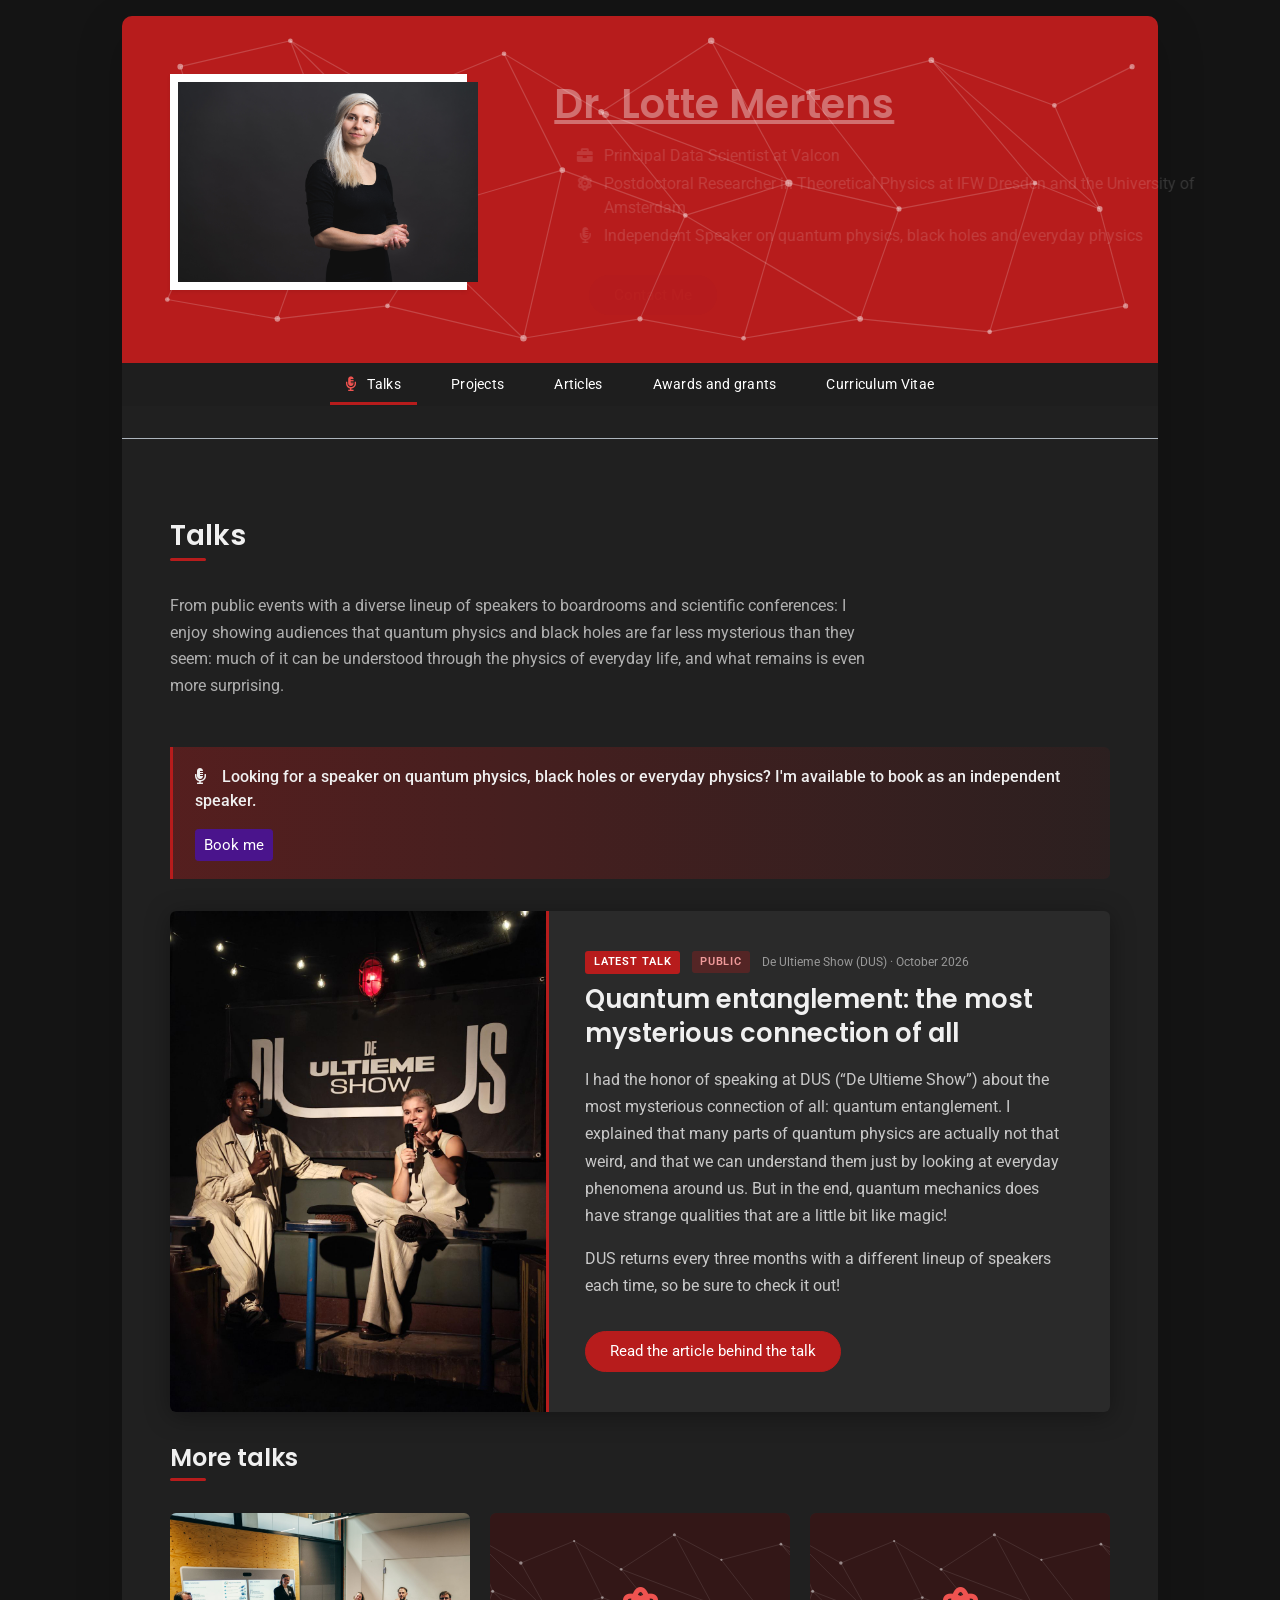
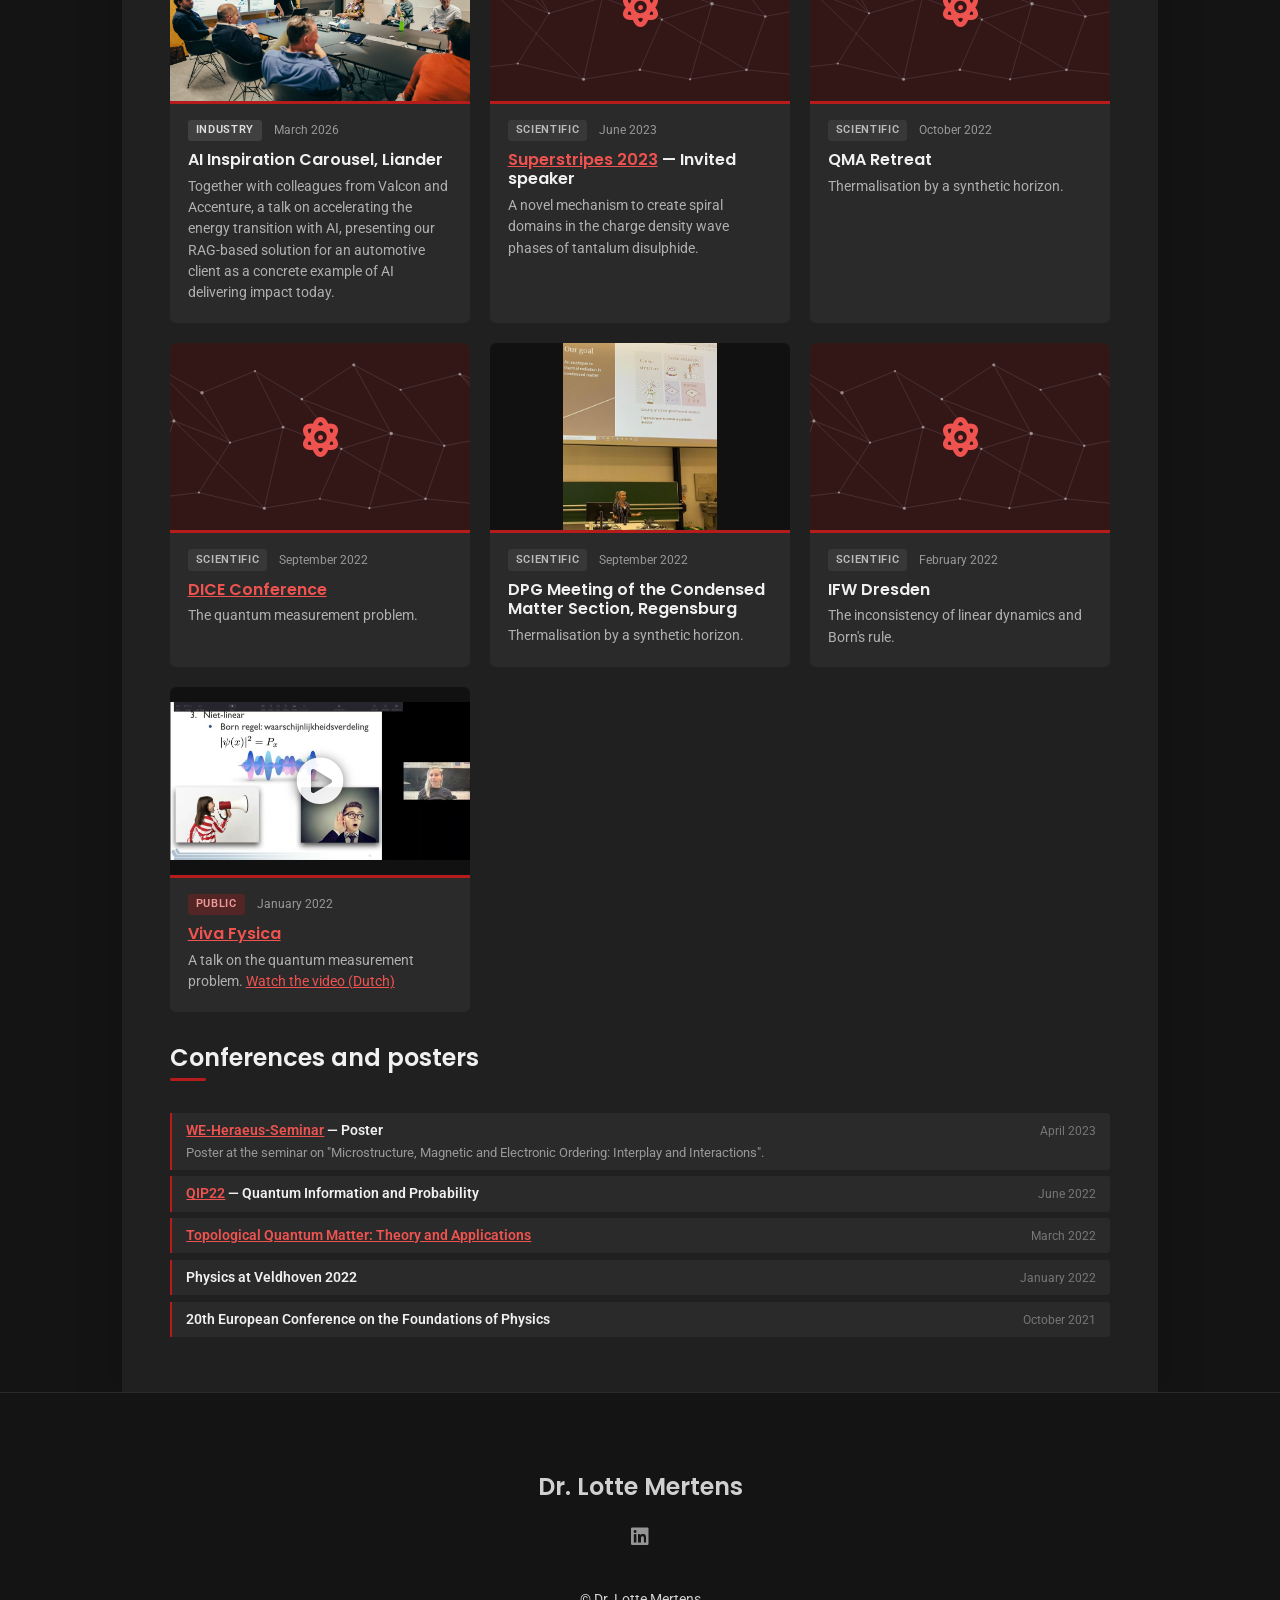
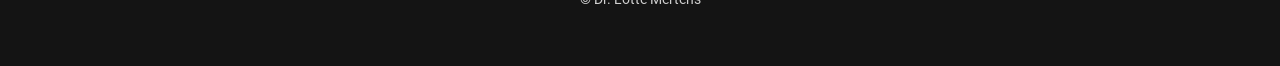
<file: Conferences.html>
<!DOCTYPE html>
<html lang="en-US">
  <head>
    <meta charset="UTF-8">
    <title>Lotte Mertens: Talks</title>
    <link rel="canonical" href="https://lottemertens.com/Talks.html">
    <meta http-equiv="refresh" content="0; url=Talks.html">
  </head>
  <body>
    <p>This page has moved to <a href="Talks.html">Talks</a>.</p>
  </body>
</html>
</file>
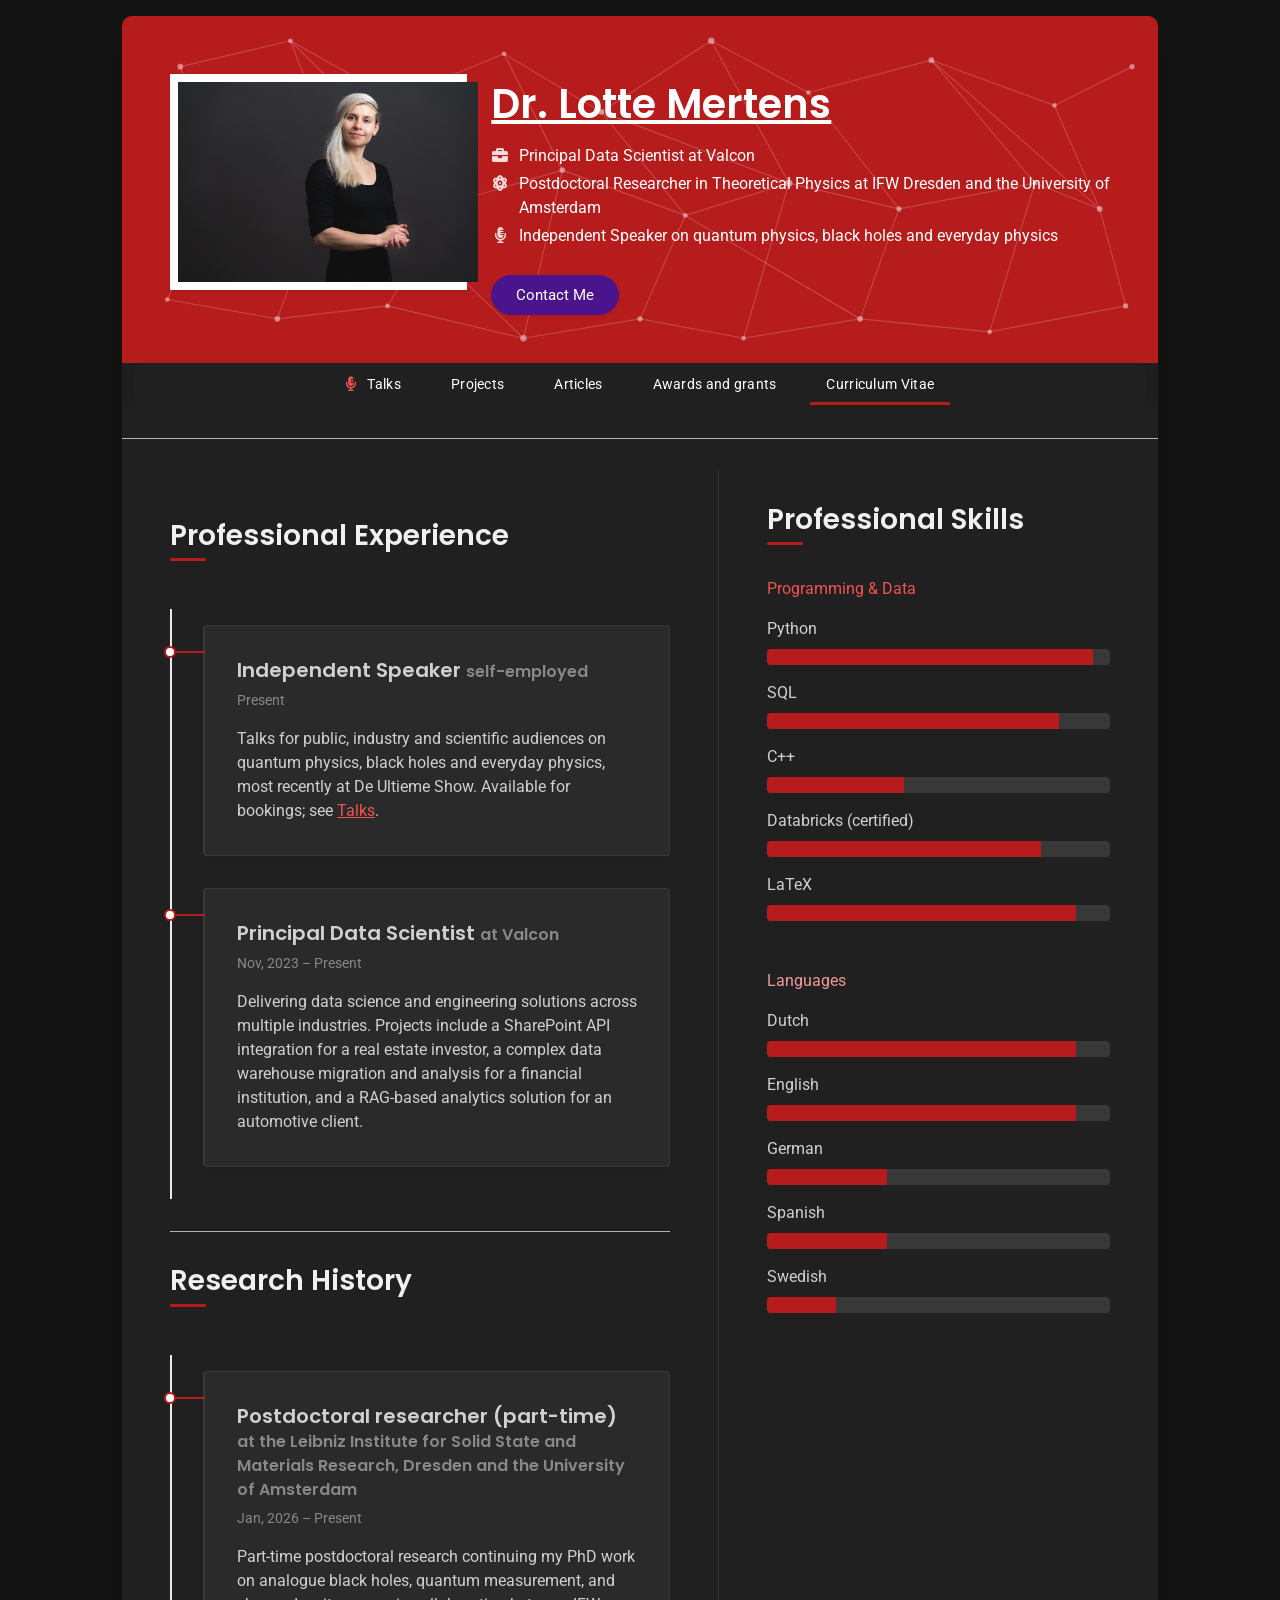
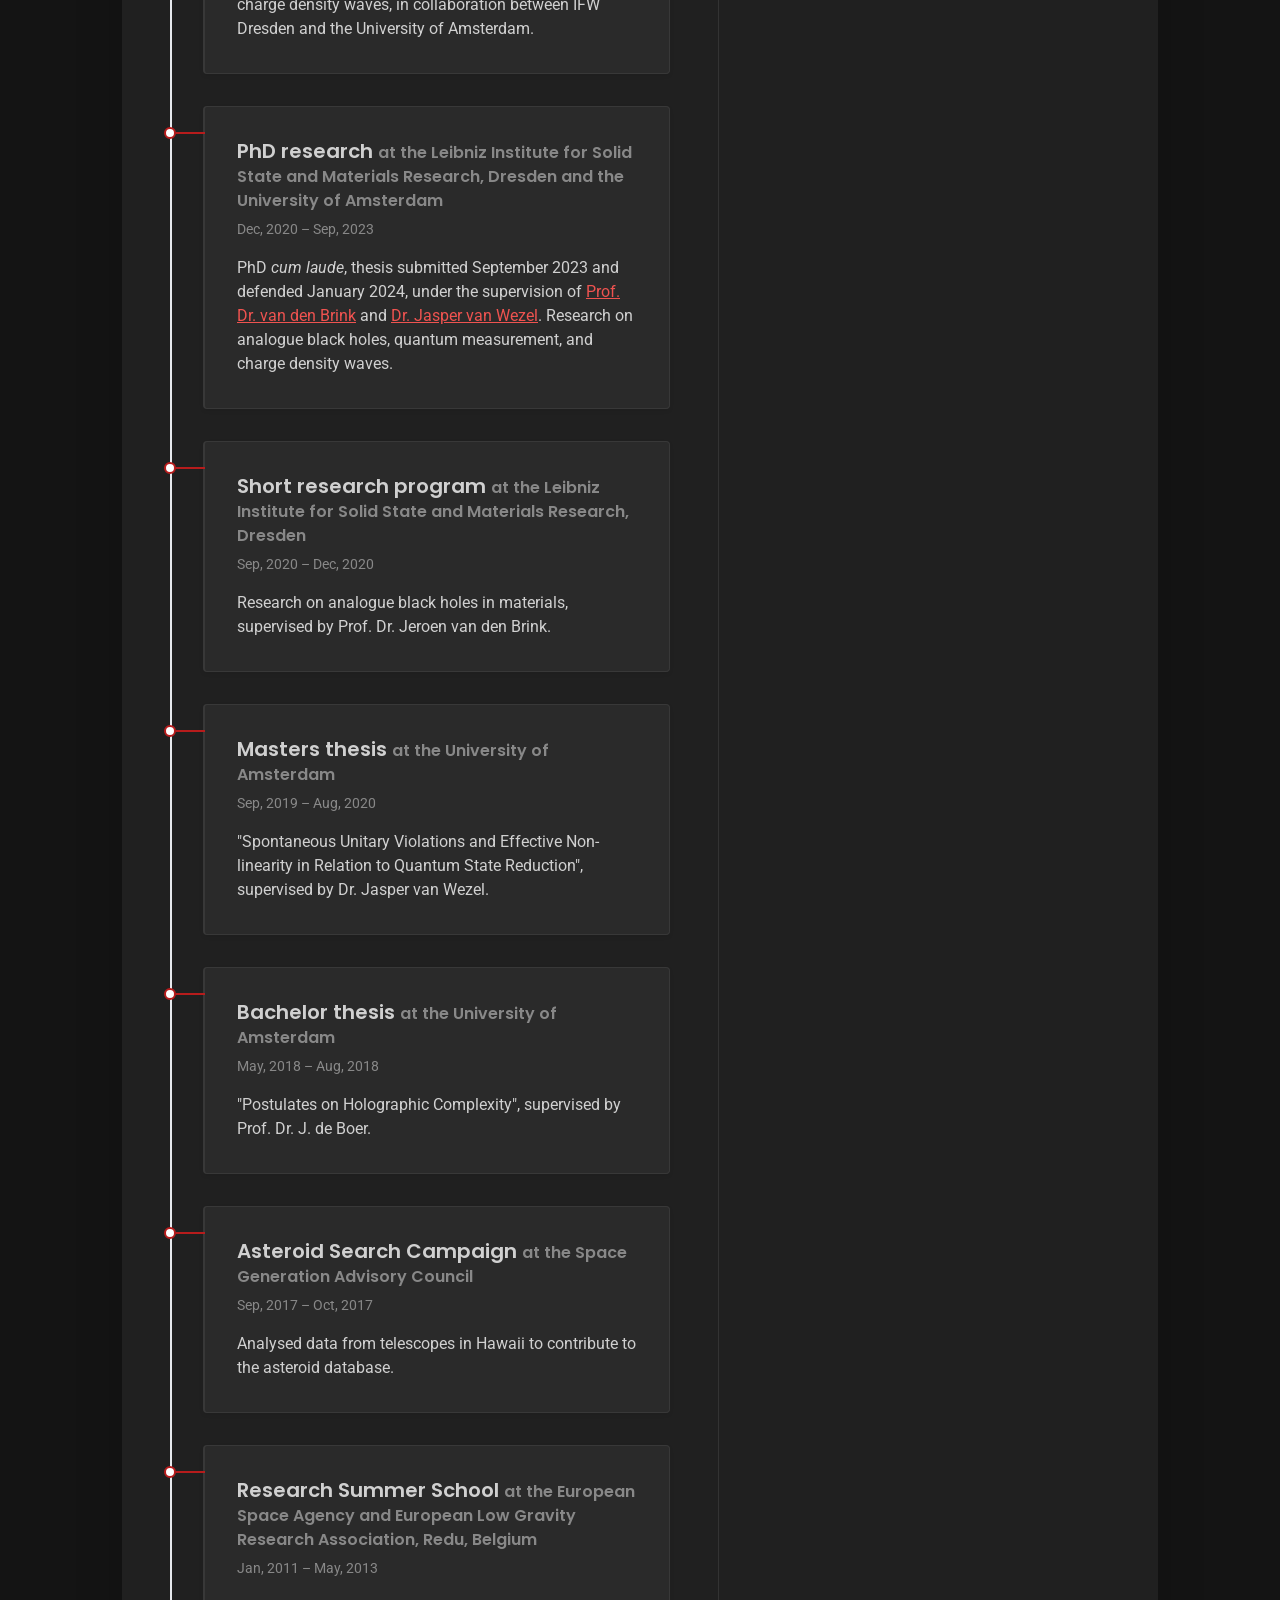
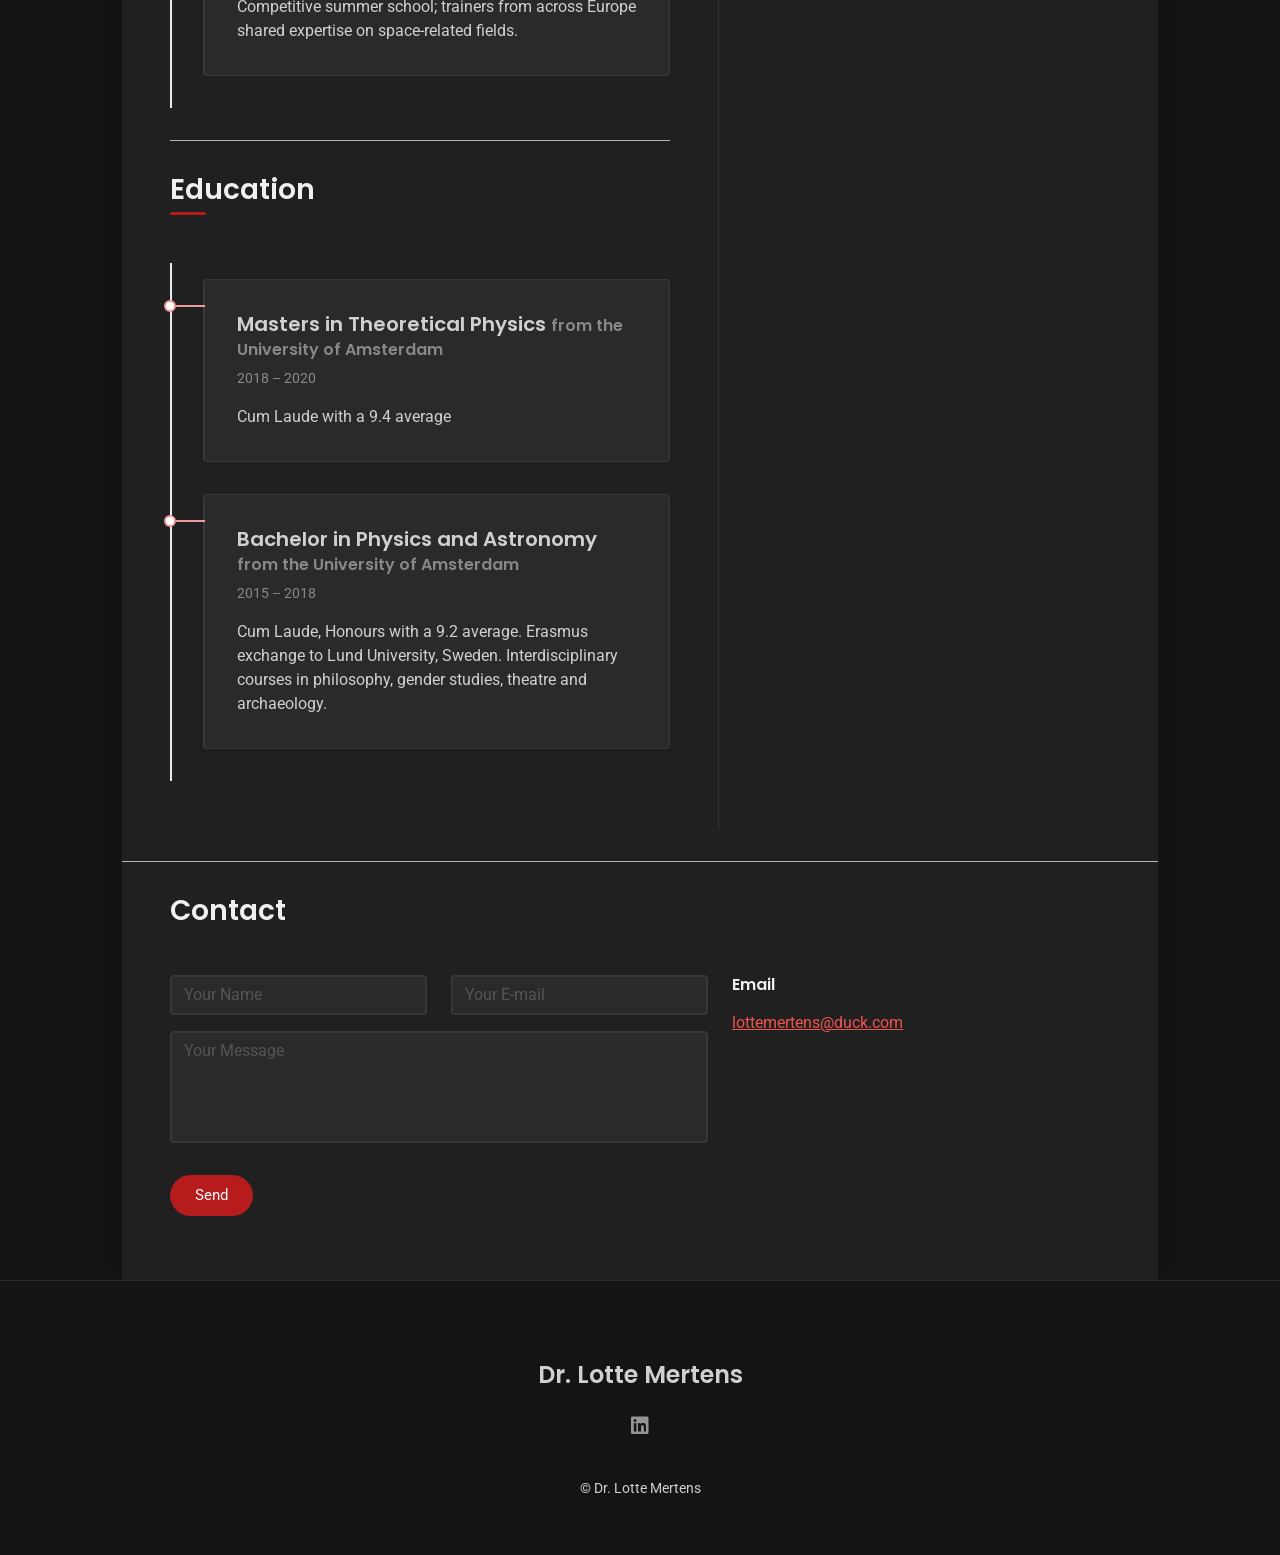
<file: CV.html>
<!DOCTYPE html>
<html lang="en-US">
  <head>
    <meta charset="UTF-8">
    <meta http-equiv="X-UA-Compatible" content="IE=edge">
    <meta name="viewport" content="width=device-width, initial-scale=1">
      <meta name="description" content="CV">
  <meta name="keywords" content="Lorentz prijs, Sander Bias, University of Amsterdam">
  <meta name="author" content="Lotte Mertens">
    <title>Lotte Mertens CV</title>
    <link rel="icon" href="favicon.svg" type="image/svg+xml">
    <link rel="preconnect" href="https://fonts.gstatic.com" crossorigin="crossorigin"/>
    <link rel="preload" as="style" href="https://fonts.googleapis.com/css2?family=Poppins:wght@600&amp;family=Roboto:wght@300;400;500;700&amp;display=swap"/>
    <link rel="stylesheet" href="https://fonts.googleapis.com/css2?family=Poppins:wght@600&amp;family=Roboto:wght@300;400;500;700&amp;display=swap" media="print" onload="this.media='all'"/>
    <noscript>
      <link rel="stylesheet" href="https://fonts.googleapis.com/css2?family=Poppins:wght@600&amp;family=Roboto:wght@300;400;500;700&amp;display=swap"/>
    </noscript>
    <link href="css/font-awesome/css/all.min.css?ver=2.0.0" rel="stylesheet">
    <link href="css/bootstrap.min.css?ver=2.0.0" rel="stylesheet">
    <link href="css/aos.css?ver=2.0.0" rel="stylesheet">
    <link href="css/main.css?ver=2.1.0" rel="stylesheet">
    <noscript>
      <style type="text/css">
        [data-aos] {
            opacity: 1 !important;
            transform: translate(0) scale(1) !important;
        }
      </style>
    </noscript>
  </head>
  <body id="top">
<div class="page-content">
      <div class="container pt-2">
<div class="cover shadow-lg">
  <div class="cover-bg p-3 p-lg-4 text-white">
    <div class="row">
      <div class="col-lg-4 col-md-5">
        <div class="avatar hover-effect bg-white shadow-sm p-1"><img src="images/avatar.jpg" alt="Lotte Mertens" width="300" height="200"/></div>
      </div>
      <div class="col-lg-8 col-md-7 text-center text-md-start">
        <h2 class="h1 mt-2" data-aos="fade-left" data-aos-delay="0"><a class="text-white" href="index.html"> Dr. Lotte Mertens </a></h2>
        <ul class="hero-roles" data-aos="fade-left" data-aos-delay="100">
          <li><i class="fas fa-briefcase"></i>Principal Data Scientist at Valcon</li>
          <li><i class="fas fa-atom"></i>Postdoctoral Researcher in Theoretical Physics at IFW Dresden and the University of Amsterdam</li>
          <li><i class="fas fa-microphone-alt"></i>Independent Speaker on quantum physics, black holes and everyday physics</li>
        </ul>
        <div class="d-print-none" data-aos="fade-left" data-aos-delay="200"><!-- <a class="btn btn-light shadow-sm mt-1 me-1" href="CV.pdf" target="_blank">Download CV</a> --><a class="btn btn-success shadow-sm mt-1" href="#contact">Contact Me</a></div>
      </div>
    </div>
  </div>
  
     <div class="site-nav">
            <nav role="navigation">
            <div class="container text-white site-page-nav">
            
			<div class="cover text-white">
              <ul class="nav justify-content-center">
                  <li class="nav-item"><a class="btn text-white nav-talks" href="Talks.html"><i class="fas fa-microphone-alt me-1"></i> Talks</a></li>
                  <li class="nav-item"><a class="btn text-white" href="Projects.html">Projects</a></li>
                  <li class="nav-item"><a class="btn text-white" href="Articles.html">Articles</a></li>
                  <li class="nav-item"><a class="btn text-white" href="AG.html">Awards and grants</a></li>
                  <li class="nav-item"><a class="btn text-white active" href="CV.html" aria-current="page">Curriculum Vitae</a></li>
                </ul>
            </nav>
          </div>
   
  <hr class="d-print-none"/>
  <div class="row px-3 px-lg-4 g-0">

    <!-- Left column: timelines -->
    <div class="col-lg-7 pe-lg-4">

      <div class="work-experience-section pt-4">
        <h2 class="h3 mb-4 section-heading">Professional Experience</h2>
        <div class="timeline">
          <div class="timeline-card timeline-card-primary card shadow-sm">
            <div class="card-body">
              <div class="h5 mb-1">Independent Speaker <span class="text-muted h6">self-employed</span></div>
              <div class="text-muted text-small mb-2">Present</div>
              <div>Talks for public, industry and scientific audiences on quantum physics, black holes and everyday physics, most recently at De Ultieme Show. Available for bookings; see <a href="Talks.html">Talks</a>.</div>
            </div>
          </div>
          <div class="timeline-card timeline-card-primary card shadow-sm">
            <div class="card-body">
              <div class="h5 mb-1">Principal Data Scientist <span class="text-muted h6">at Valcon</span></div>
              <div class="text-muted text-small mb-2">Nov, 2023 – Present</div>
              <div>Delivering data science and engineering solutions across multiple industries. Projects include a SharePoint API integration for a real estate investor, a complex data warehouse migration and analysis for a financial institution, and a RAG-based analytics solution for an automotive client.</div>
            </div>
          </div>
        </div>
      </div>

      <hr class="d-print-none"/>

      <div class="work-experience-section">
        <h2 class="h3 mb-4 section-heading">Research History</h2>
        <div class="timeline">
          <div class="timeline-card timeline-card-primary card shadow-sm">
            <div class="card-body">
              <div class="h5 mb-1">Postdoctoral researcher (part-time) <span class="text-muted h6">at the Leibniz Institute for Solid State and Materials Research, Dresden and the University of Amsterdam</span></div>
              <div class="text-muted text-small mb-2">Jan, 2026 – Present</div>
              <div>Part-time postdoctoral research continuing my PhD work on analogue black holes, quantum measurement, and charge density waves, in collaboration between IFW Dresden and the University of Amsterdam.</div>
            </div>
          </div>
          <div class="timeline-card timeline-card-primary card shadow-sm">
            <div class="card-body">
              <div class="h5 mb-1">PhD research <span class="text-muted h6">at the Leibniz Institute for Solid State and Materials Research, Dresden and the University of Amsterdam</span></div>
              <div class="text-muted text-small mb-2">Dec, 2020 – Sep, 2023</div>
              <div>PhD <em>cum laude</em>, thesis submitted September 2023 and defended January 2024, under the supervision of <a href="https://www.ifw-dresden.de/ifw-institutes/itf/home/prof-dr-jeroen-van-den-brink/cv/">Prof. Dr. van den Brink</a> and <a href="https://jvanwezel.com">Dr. Jasper van Wezel</a>. Research on analogue black holes, quantum measurement, and charge density waves.</div>
            </div>
          </div>
          <div class="timeline-card timeline-card-primary card shadow-sm">
            <div class="card-body">
              <div class="h5 mb-1">Short research program <span class="text-muted h6">at the Leibniz Institute for Solid State and Materials Research, Dresden</span></div>
              <div class="text-muted text-small mb-2">Sep, 2020 – Dec, 2020</div>
              <div>Research on analogue black holes in materials, supervised by Prof. Dr. Jeroen van den Brink.</div>
            </div>
          </div>
          <div class="timeline-card timeline-card-primary card shadow-sm">
            <div class="card-body">
              <div class="h5 mb-1">Masters thesis <span class="text-muted h6">at the University of Amsterdam</span></div>
              <div class="text-muted text-small mb-2">Sep, 2019 – Aug, 2020</div>
              <div>"Spontaneous Unitary Violations and Effective Non-linearity in Relation to Quantum State Reduction", supervised by Dr. Jasper van Wezel.</div>
            </div>
          </div>
          <div class="timeline-card timeline-card-primary card shadow-sm">
            <div class="card-body">
              <div class="h5 mb-1">Bachelor thesis <span class="text-muted h6">at the University of Amsterdam</span></div>
              <div class="text-muted text-small mb-2">May, 2018 – Aug, 2018</div>
              <div>"Postulates on Holographic Complexity", supervised by Prof. Dr. J. de Boer.</div>
            </div>
          </div>
          <div class="timeline-card timeline-card-primary card shadow-sm">
            <div class="card-body">
              <div class="h5 mb-1">Asteroid Search Campaign <span class="text-muted h6">at the Space Generation Advisory Council</span></div>
              <div class="text-muted text-small mb-2">Sep, 2017 – Oct, 2017</div>
              <div>Analysed data from telescopes in Hawaii to contribute to the asteroid database.</div>
            </div>
          </div>
          <div class="timeline-card timeline-card-primary card shadow-sm">
            <div class="card-body">
              <div class="h5 mb-1">Research Summer School <span class="text-muted h6">at the European Space Agency and European Low Gravity Research Association, Redu, Belgium</span></div>
              <div class="text-muted text-small mb-2">Jan, 2011 – May, 2013</div>
              <div>Competitive summer school; trainers from across Europe shared expertise on space-related fields.</div>
            </div>
          </div>
        </div>
      </div>

      <hr class="d-print-none"/>

      <div class="education-section pb-4">
        <h2 class="h3 mb-4 section-heading">Education</h2>
        <div class="timeline">
          <div class="timeline-card timeline-card-success card shadow-sm">
            <div class="card-body">
              <div class="h5 mb-1">Masters in Theoretical Physics <span class="text-muted h6">from the University of Amsterdam</span></div>
              <div class="text-muted text-small mb-2">2018 – 2020</div>
              <div>Cum Laude with a 9.4 average</div>
            </div>
          </div>
          <div class="timeline-card timeline-card-success card shadow-sm">
            <div class="card-body">
              <div class="h5 mb-1">Bachelor in Physics and Astronomy <span class="text-muted h6">from the University of Amsterdam</span></div>
              <div class="text-muted text-small mb-2">2015 – 2018</div>
              <div>Cum Laude, Honours with a 9.2 average. Erasmus exchange to Lund University, Sweden. Interdisciplinary courses in philosophy, gender studies, theatre and archaeology.</div>
            </div>
          </div>
        </div>
      </div>

    </div><!-- end left column -->

    <!-- Right column: skills -->
    <div class="col-lg-5 border-start border-secondary ps-lg-4 pt-3">
      <div class="skills-section">
        <h2 class="h3 mb-3 section-heading">Professional Skills</h2>
        <p class="text-primary mb-2">Programming &amp; Data</p>
        <div class="mb-2"><span>Python</span>
          <div class="progress my-1">
            <div class="progress-bar" role="progressbar" data-aos="zoom-in-right" data-aos-delay="100" data-aos-anchor=".skills-section" style="width: 95%" aria-valuenow="95" aria-valuemin="0" aria-valuemax="100"></div>
          </div>
        </div>
        <div class="mb-2"><span>SQL</span>
          <div class="progress my-1">
            <div class="progress-bar" role="progressbar" data-aos="zoom-in-right" data-aos-delay="200" data-aos-anchor=".skills-section" style="width: 85%" aria-valuenow="85" aria-valuemin="0" aria-valuemax="100"></div>
          </div>
        </div>
        <div class="mb-2"><span>C++</span>
          <div class="progress my-1">
            <div class="progress-bar" role="progressbar" data-aos="zoom-in-right" data-aos-delay="300" data-aos-anchor=".skills-section" style="width: 40%" aria-valuenow="40" aria-valuemin="0" aria-valuemax="100"></div>
          </div>
        </div>
        <div class="mb-2"><span>Databricks (certified)</span>
          <div class="progress my-1">
            <div class="progress-bar" role="progressbar" data-aos="zoom-in-right" data-aos-delay="400" data-aos-anchor=".skills-section" style="width: 80%" aria-valuenow="80" aria-valuemin="0" aria-valuemax="100"></div>
          </div>
        </div>
        <div class="mb-4"><span>LaTeX</span>
          <div class="progress my-1">
            <div class="progress-bar" role="progressbar" data-aos="zoom-in-right" data-aos-delay="500" data-aos-anchor=".skills-section" style="width: 90%" aria-valuenow="90" aria-valuemin="0" aria-valuemax="100"></div>
          </div>
        </div>
        <p class="text-success mb-2">Languages</p>
        <div class="mb-2"><span>Dutch</span>
          <div class="progress my-1">
            <div class="progress-bar" role="progressbar" data-aos="zoom-in-right" data-aos-delay="600" data-aos-anchor=".skills-section" style="width: 90%" aria-valuenow="90" aria-valuemin="0" aria-valuemax="100"></div>
          </div>
        </div>
        <div class="mb-2"><span>English</span>
          <div class="progress my-1">
            <div class="progress-bar" role="progressbar" data-aos="zoom-in-right" data-aos-delay="700" data-aos-anchor=".skills-section" style="width: 90%" aria-valuenow="90" aria-valuemin="0" aria-valuemax="100"></div>
          </div>
        </div>
        <div class="mb-2"><span>German</span>
          <div class="progress my-1">
            <div class="progress-bar" role="progressbar" data-aos="zoom-in-right" data-aos-delay="800" data-aos-anchor=".skills-section" style="width: 35%" aria-valuenow="35" aria-valuemin="0" aria-valuemax="100"></div>
          </div>
        </div>
        <div class="mb-2"><span>Spanish</span>
          <div class="progress my-1">
            <div class="progress-bar" role="progressbar" data-aos="zoom-in-right" data-aos-delay="900" data-aos-anchor=".skills-section" style="width: 35%" aria-valuenow="35" aria-valuemin="0" aria-valuemax="100"></div>
          </div>
        </div>
        <div class="mb-2"><span>Swedish</span>
          <div class="progress my-1">
            <div class="progress-bar" role="progressbar" data-aos="zoom-in-right" data-aos-delay="1000" data-aos-anchor=".skills-section" style="width: 20%" aria-valuenow="20" aria-valuemin="0" aria-valuemax="100"></div>
          </div>
        </div>
      </div>
    </div><!-- end right column -->

  </div><!-- end row -->
  <hr class="d-print-none"/>
  <div class="contant-section px-3 px-lg-4 pb-4" id="contact">
    <h2 class="h3 text mb-3">Contact</h2>
    <div class="row">
      <div class="col-md-7 d-print-none">
        <div class="my-2"><form action="https://formspree.io/l.mertens@uva.nl"
    method="POST">
  <div class="row">
    <div class="col-6">
      <input class="form-control" type="text" id="name" name="name" placeholder="Your Name" required>
    </div>
    <div class="col-6">
      <input class="form-control" type="email" id="email" name="_replyto" placeholder="Your E-mail" required>
    </div>
  </div>
  <div class="form-group my-2">
    <textarea class="form-control" style="resize: none;" id="message" name="message" rows="4"  placeholder="Your Message" required></textarea>
  </div>
  <button class="btn btn-accent mt-2" type="submit">Send</button>
</form>
        </div>
      </div>
      <div class="col">
        <div class="mt-2">
          <h3 class="h6">Email</h3>
          <div class="pb-2 text-secondary"><a href="mailto:lottemertens@duck.com">lottemertens@duck.com</a></div>
        </div>
      </div>
      <div class="col d-none d-print-block">
        <div class="mt-2">
          <div>
            <div class="mb-2">
              <div class="text-dark"><i class="fab fa-twitter mr-1"></i><span>https://twitter.com/templateflip</span>
              </div>
            </div>
            <div class="mb-2">
              <div class="text-dark"><i class="fab fa-facebook mr-1"></i><span>https://www.facebook.com/templateflip</span>
              </div>
            </div>
            <div class="mb-2">
              <div class="text-dark"><i class="fab fa-instagram mr-1"></i><span>https://www.instagram.com/templateflip</span>
              </div>
            </div>
            <div class="mb-2">
              <div class="text-dark"><i class="fab fa-github mr-1"></i><span>https://github.com/templateflip</span>
              </div>
            </div>
          </div>
        </div>
      </div>
    </div>
  </div>
</div></div>
    </div>
    <footer class="pt-4 pb-4 text-muted text-center d-print-none">
      <div class="container">
        <div class="my-3">
          <div class="h4">Dr. Lotte Mertens</div>
          <div class="footer-nav">
            <nav role="navigation">
               <ul class="nav justify-content-center">
                <li class="nav-item"><a class="nav-link" href="https://www.linkedin.com/in/lotte-mertens-5a8a19a5/" title="LinkedIn"><i class="fab fa-linkedin"></i><span class="menu-title sr-only">LinkedIn</span></a>
                </li>
              </ul>
            </nav>
          </div>
        </div>
        <div class="text-small">
          <div class="mb-1">&copy; Dr. Lotte Mertens</div>
        </div>
      </div>
    </footer>
    <script src="scripts/bootstrap.bundle.min.js?ver=2.0.0"></script>
    <script src="scripts/aos.js?ver=2.0.0"></script>
    <script src="scripts/main.js?ver=2.0.0"></script>
  </body>
</html>
</file>
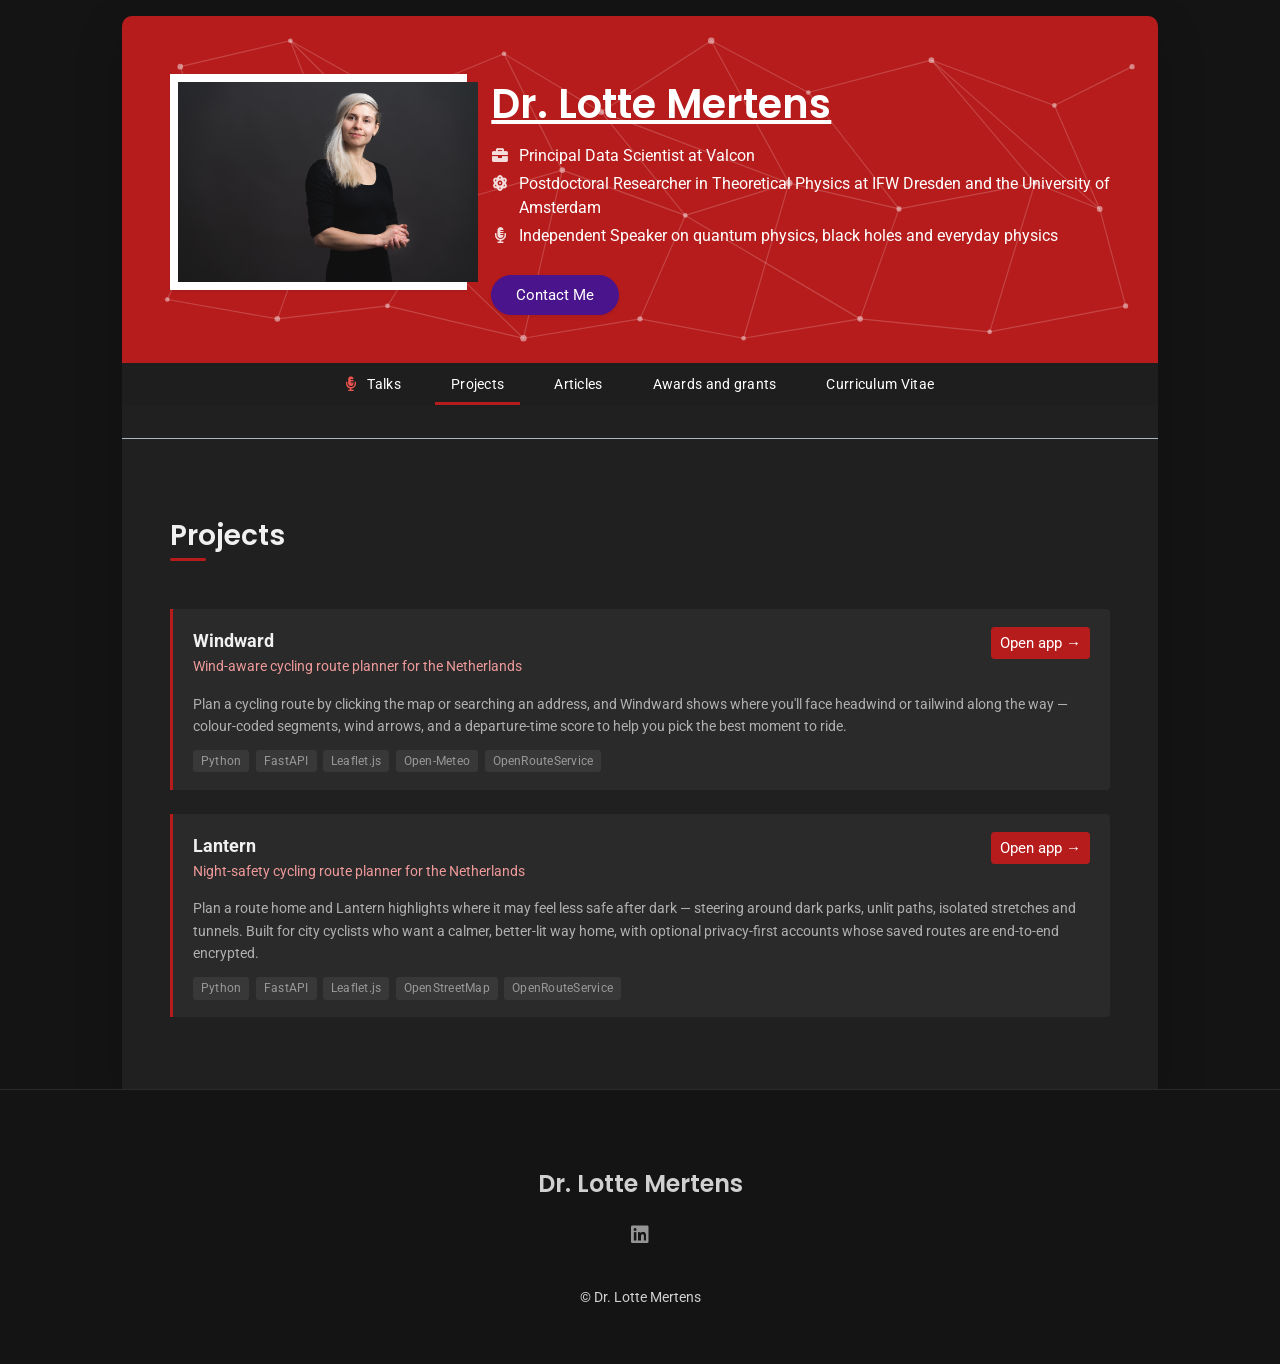
<file: Projects.html>
<!DOCTYPE html>
<html lang="en-US">
  <head>
    <meta charset="UTF-8">
    <meta http-equiv="X-UA-Compatible" content="IE=edge">
    <meta name="description" content="Side projects by Lotte Mertens">
    <meta name="keywords" content="Windward, Lantern, cycling, wind, night safety, route planner, side projects">
    <meta name="author" content="Lotte Mertens">
    <meta name="viewport" content="width=device-width, initial-scale=1">
    <title>Lotte Mertens Projects</title>
    <link rel="icon" href="favicon.svg" type="image/svg+xml">
    <link rel="preconnect" href="https://fonts.gstatic.com" crossorigin="crossorigin"/>
    <link rel="preload" as="style" href="https://fonts.googleapis.com/css2?family=Poppins:wght@600&amp;family=Roboto:wght@300;400;500;700&amp;display=swap"/>
    <link rel="stylesheet" href="https://fonts.googleapis.com/css2?family=Poppins:wght@600&amp;family=Roboto:wght@300;400;500;700&amp;display=swap" media="print" onload="this.media='all'"/>
    <noscript>
      <link rel="stylesheet" href="https://fonts.googleapis.com/css2?family=Poppins:wght@600&amp;family=Roboto:wght@300;400;500;700&amp;display=swap"/>
    </noscript>
    <link href="css/font-awesome/css/all.min.css?ver=2.0.0" rel="stylesheet">
    <link href="css/bootstrap.min.css?ver=2.0.0" rel="stylesheet">
    <link href="css/aos.css?ver=2.0.0" rel="stylesheet">
    <link href="css/main.css?ver=2.1.0" rel="stylesheet">
    <noscript>
      <style type="text/css">
        [data-aos] {
            opacity: 1 !important;
            transform: translate(0) scale(1) !important;
        }
      </style>
    </noscript>
  </head>
  <body id="top">
<div class="page-content">
      <div class="container pt-2">
        <div class="cover shadow-lg">

          <div class="cover-bg p-3 p-lg-4 text-white">
            <div class="row">
              <div class="col-lg-4 col-md-5">
                <div class="avatar hover-effect bg-white shadow-sm p-1"><img src="images/avatar.jpg" alt="Lotte Mertens" width="300" height="200"/></div>
              </div>
              <div class="col-lg-8 col-md-7 text-center text-md-start">
                <h2 class="h1 mt-2" data-aos="fade-left" data-aos-delay="0"><a class="text-white" href="index.html"> Dr. Lotte Mertens </a></h2>
                <ul class="hero-roles" data-aos="fade-left" data-aos-delay="100">
          <li><i class="fas fa-briefcase"></i>Principal Data Scientist at Valcon</li>
          <li><i class="fas fa-atom"></i>Postdoctoral Researcher in Theoretical Physics at IFW Dresden and the University of Amsterdam</li>
          <li><i class="fas fa-microphone-alt"></i>Independent Speaker on quantum physics, black holes and everyday physics</li>
        </ul>
                <div class="d-print-none" data-aos="fade-left" data-aos-delay="200"><!-- <a class="btn btn-light shadow-sm mt-1 me-1" href="CV.pdf" target="_blank">Download CV</a> --><a class="btn btn-success shadow-sm mt-1" href="index.html#contact">Contact Me</a></div>
              </div>
            </div>
          </div>

          <div class="site-nav">
            <nav role="navigation">
              <div class="container text-white site-page-nav">
                <ul class="nav justify-content-center">
                  <li class="nav-item"><a class="btn text-white nav-talks" href="Talks.html"><i class="fas fa-microphone-alt me-1"></i> Talks</a></li>
                  <li class="nav-item"><a class="btn text-white active" href="Projects.html" aria-current="page">Projects</a></li>
                  <li class="nav-item"><a class="btn text-white" href="Articles.html">Articles</a></li>
                  <li class="nav-item"><a class="btn text-white" href="AG.html">Awards and grants</a></li>
                  <li class="nav-item"><a class="btn text-white" href="CV.html">Curriculum Vitae</a></li>
                </ul>
              </div>
            </nav>
          </div>

          <hr class="d-print-none"/>

          <div class="about-section pt-4 px-3 px-lg-4 pb-4">
            <h2 class="h3 mb-4 section-heading">Projects</h2>

            <div class="project-card">
              <div class="d-flex justify-content-between align-items-start flex-wrap gap-2 mb-2">
                <div>
                  <div class="project-title">Windward</div>
                  <div class="project-tagline">Wind-aware cycling route planner for the Netherlands</div>
                </div>
                <a href="https://windward.lottemertens.com" class="btn btn-accent btn-sm" target="_blank">Open app →</a>
              </div>
              <p class="project-desc">Plan a cycling route by clicking the map or searching an address, and Windward shows where you'll face headwind or tailwind along the way — colour-coded segments, wind arrows, and a departure-time score to help you pick the best moment to ride.</p>
              <div class="project-tags">
                <span class="project-tag">Python</span>
                <span class="project-tag">FastAPI</span>
                <span class="project-tag">Leaflet.js</span>
                <span class="project-tag">Open-Meteo</span>
                <span class="project-tag">OpenRouteService</span>
              </div>
            </div>

            <div class="project-card">
              <div class="d-flex justify-content-between align-items-start flex-wrap gap-2 mb-2">
                <div>
                  <div class="project-title">Lantern</div>
                  <div class="project-tagline">Night-safety cycling route planner for the Netherlands</div>
                </div>
                <a href="https://lantern.lottemertens.com" class="btn btn-accent btn-sm" target="_blank">Open app →</a>
              </div>
              <p class="project-desc">Plan a route home and Lantern highlights where it may feel less safe after dark — steering around dark parks, unlit paths, isolated stretches and tunnels. Built for city cyclists who want a calmer, better-lit way home, with optional privacy-first accounts whose saved routes are end-to-end encrypted.</p>
              <div class="project-tags">
                <span class="project-tag">Python</span>
                <span class="project-tag">FastAPI</span>
                <span class="project-tag">Leaflet.js</span>
                <span class="project-tag">OpenStreetMap</span>
                <span class="project-tag">OpenRouteService</span>
              </div>
            </div>

          </div>

        </div>
      </div>
    </div>

    <footer class="pt-4 pb-4 text-muted text-center d-print-none">
      <div class="container">
        <div class="my-3">
          <div class="h4">Dr. Lotte Mertens</div>
          <div class="footer-nav">
            <nav role="navigation">
              <ul class="nav justify-content-center">
                <li class="nav-item"><a class="nav-link" href="https://www.linkedin.com/in/lotte-mertens-5a8a19a5/" title="LinkedIn"><i class="fab fa-linkedin"></i><span class="menu-title sr-only">LinkedIn</span></a></li>
              </ul>
            </nav>
          </div>
        </div>
        <div class="text-small">
          <div class="mb-1">&copy; Dr. Lotte Mertens</div>
        </div>
      </div>
    </footer>
    <script src="scripts/bootstrap.bundle.min.js?ver=2.0.0"></script>
    <script src="scripts/aos.js?ver=2.0.0"></script>
    <script src="scripts/main.js?ver=2.0.0"></script>
  </body>
</html>
</file>
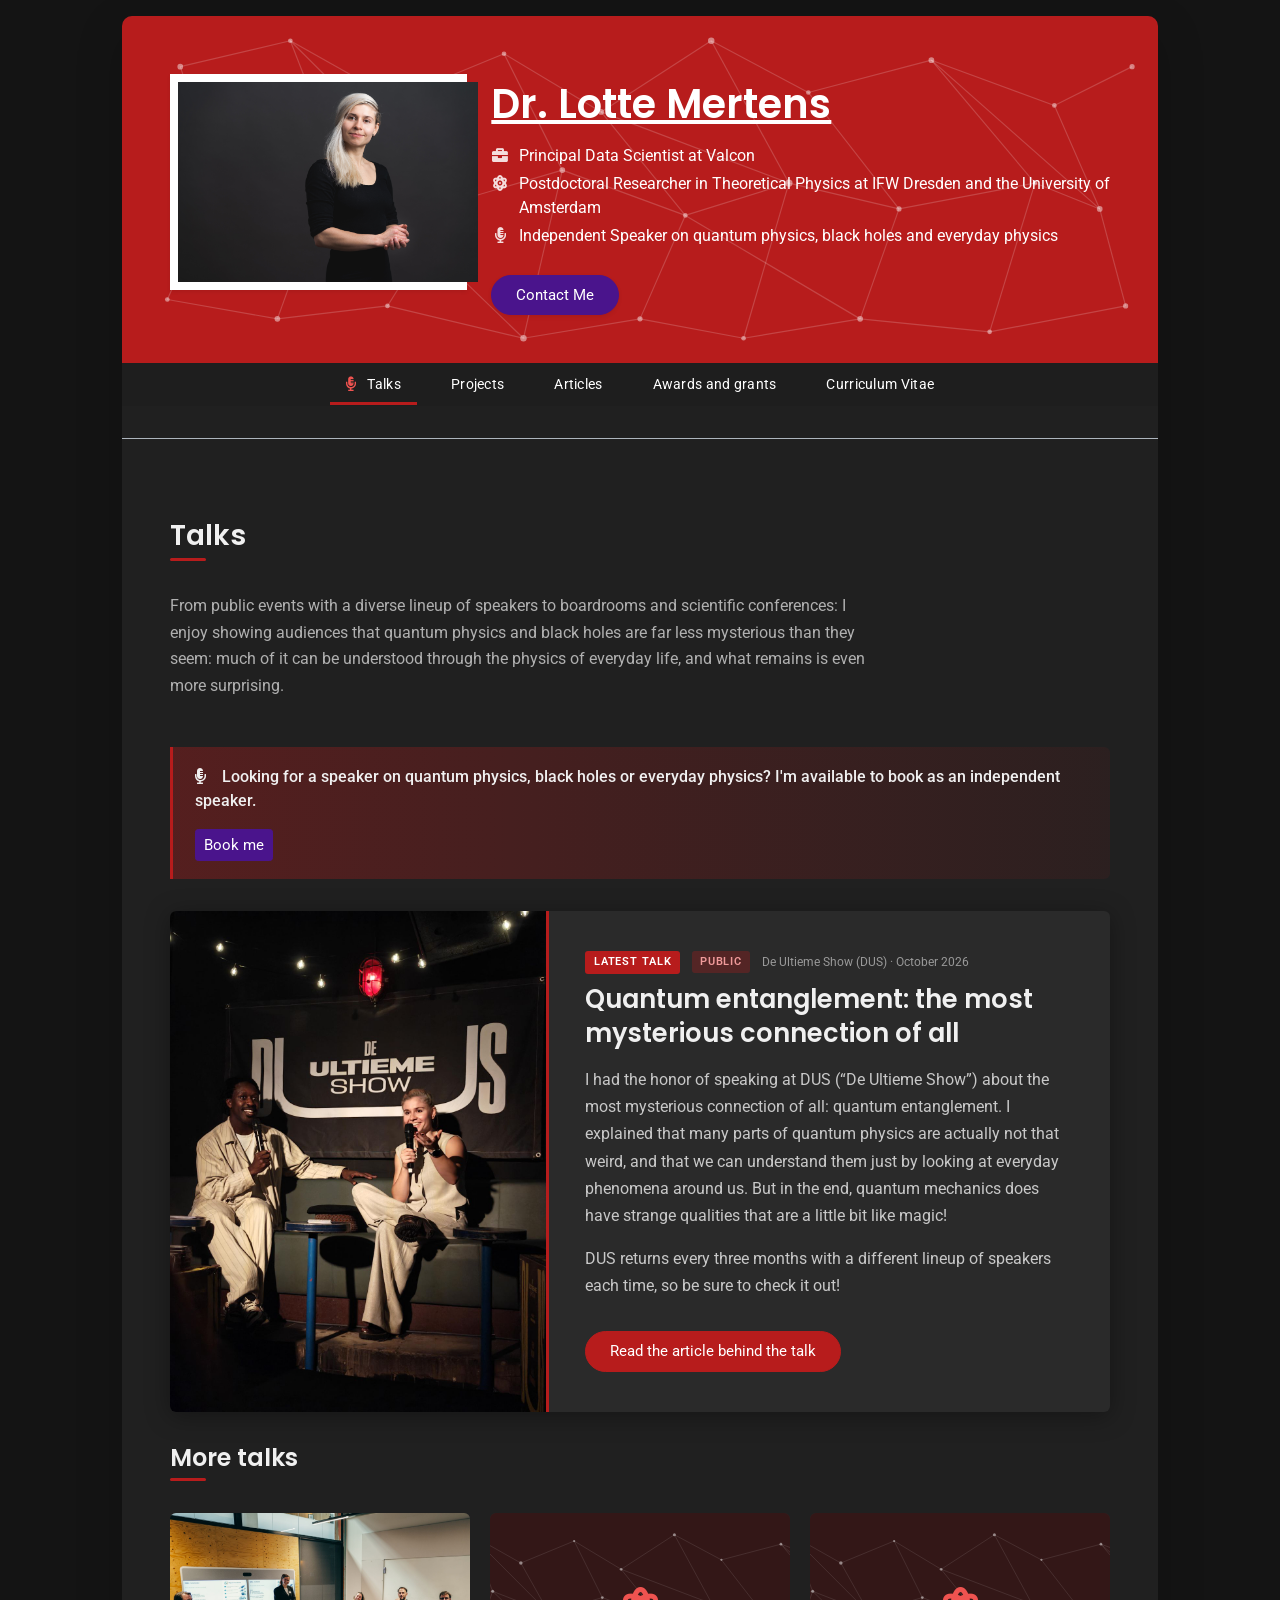
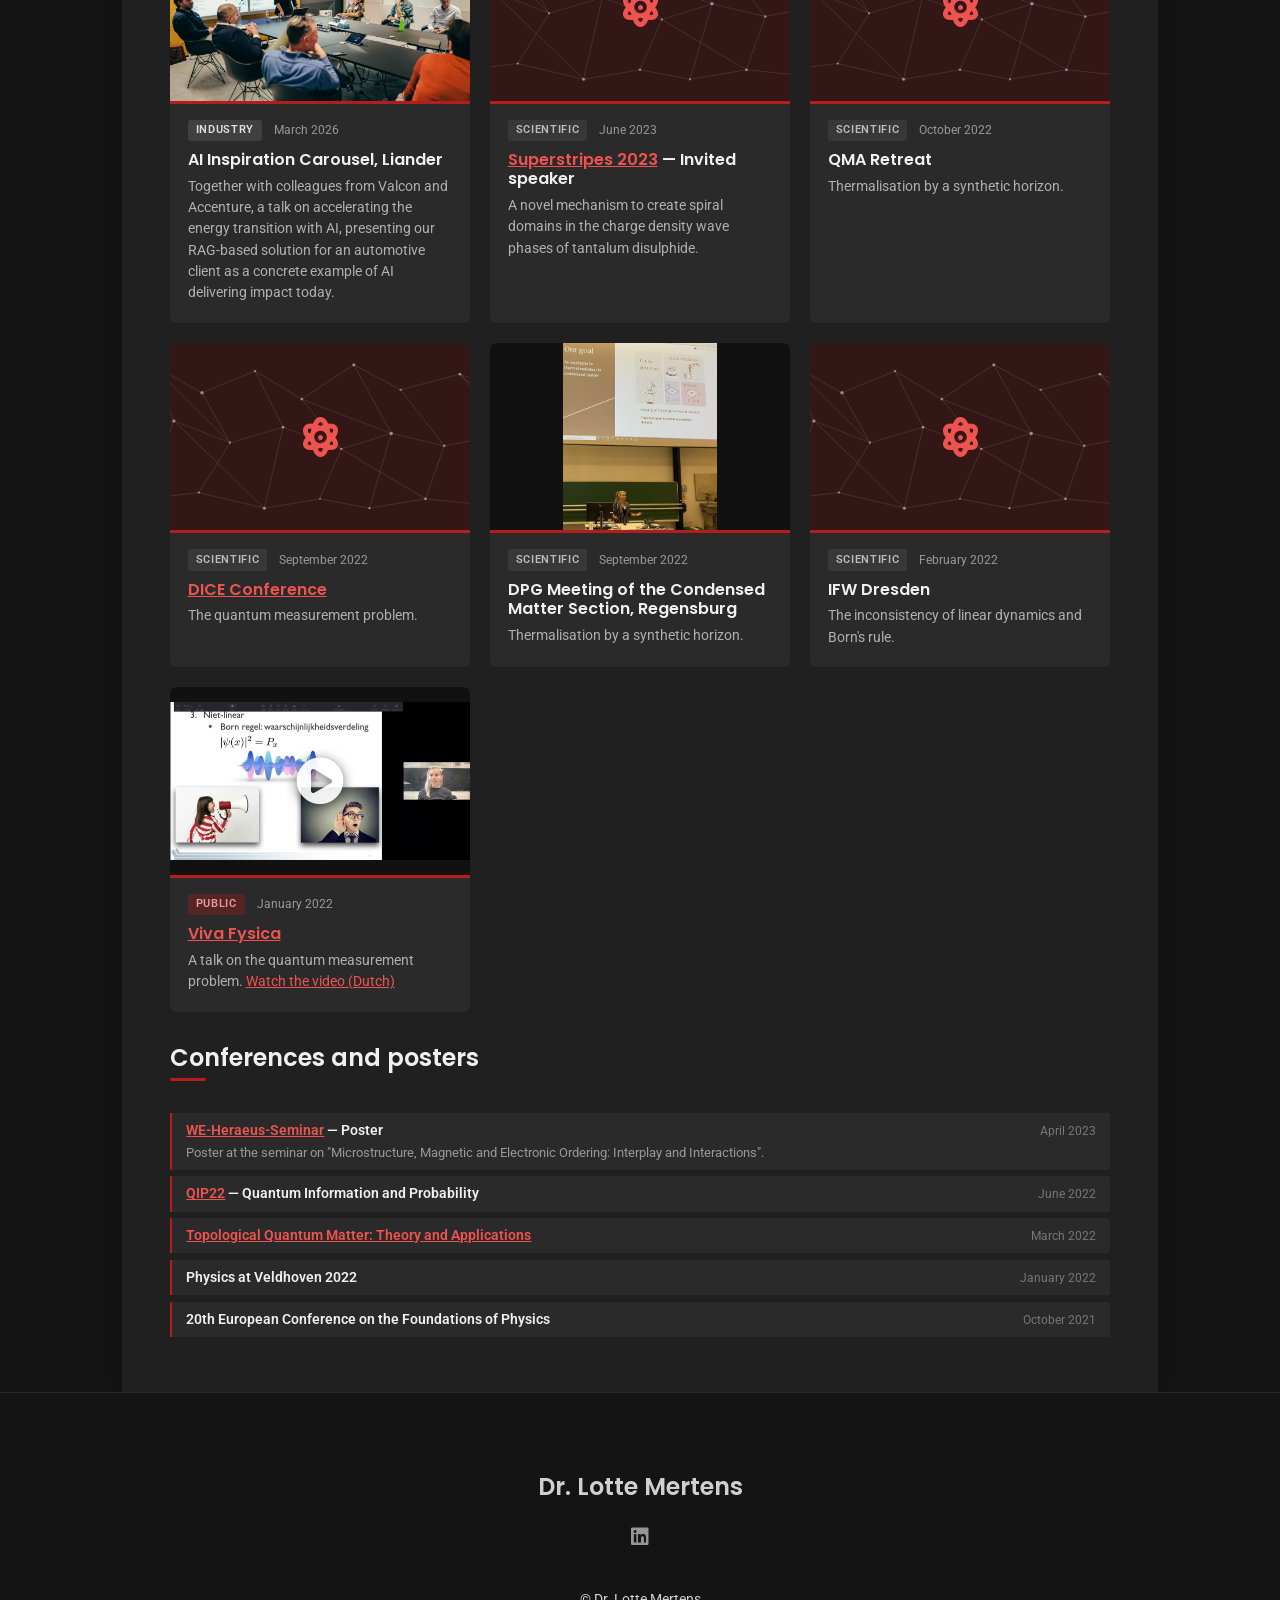
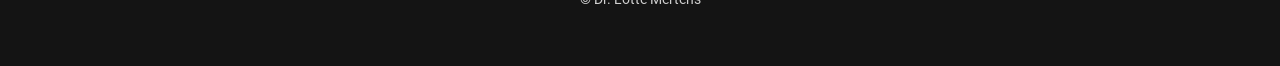
<file: Talks.html>
<!DOCTYPE html>
<html lang="en-US">
  <head>
    <meta charset="UTF-8">
    <meta http-equiv="X-UA-Compatible" content="IE=edge">
    <meta name="description" content="Independent speaker Lotte Mertens: talks on quantum physics, black holes and everyday physics: public talks, industry presentations and scientific conferences.">
    <meta name="keywords" content="Lotte Mertens, speaker, talks, quantum entanglement, De Ultieme Show, DUS, Viva Fysica, DICE, QIP, DPG, Superstripes, Liander">
    <meta name="author" content="Lotte Mertens">
    <meta name="viewport" content="width=device-width, initial-scale=1">
    <title>Lotte Mertens: Talks</title>
    <link rel="icon" href="favicon.svg" type="image/svg+xml">
    <link rel="preconnect" href="https://fonts.gstatic.com" crossorigin="crossorigin"/>
    <link rel="preload" as="style" href="https://fonts.googleapis.com/css2?family=Poppins:wght@600&amp;family=Roboto:wght@300;400;500;700&amp;display=swap"/>
    <link rel="stylesheet" href="https://fonts.googleapis.com/css2?family=Poppins:wght@600&amp;family=Roboto:wght@300;400;500;700&amp;display=swap" media="print" onload="this.media='all'"/>
    <noscript>
      <link rel="stylesheet" href="https://fonts.googleapis.com/css2?family=Poppins:wght@600&amp;family=Roboto:wght@300;400;500;700&amp;display=swap"/>
    </noscript>
    <link href="css/font-awesome/css/all.min.css?ver=2.0.0" rel="stylesheet">
    <link href="css/bootstrap.min.css?ver=2.0.0" rel="stylesheet">
    <link href="css/aos.css?ver=2.0.0" rel="stylesheet">
    <link href="css/main.css?ver=2.1.0" rel="stylesheet">
    <noscript>
      <style type="text/css">
        [data-aos] {
            opacity: 1 !important;
            transform: translate(0) scale(1) !important;
        }
      </style>
    </noscript>
  </head>
  <body id="top">
<div class="page-content">
      <div class="container pt-2">
        <div class="cover shadow-lg">

          <div class="cover-bg p-3 p-lg-4 text-white">
            <div class="row">
              <div class="col-lg-4 col-md-5">
                <div class="avatar hover-effect bg-white shadow-sm p-1"><img src="images/avatar.jpg" alt="Lotte Mertens" width="300" height="200"/></div>
              </div>
              <div class="col-lg-8 col-md-7 text-center text-md-start">
                <h2 class="h1 mt-2" data-aos="fade-left" data-aos-delay="0"><a class="text-white" href="index.html"> Dr. Lotte Mertens </a></h2>
                <ul class="hero-roles" data-aos="fade-left" data-aos-delay="100">
          <li><i class="fas fa-briefcase"></i>Principal Data Scientist at Valcon</li>
          <li><i class="fas fa-atom"></i>Postdoctoral Researcher in Theoretical Physics at IFW Dresden and the University of Amsterdam</li>
          <li><i class="fas fa-microphone-alt"></i>Independent Speaker on quantum physics, black holes and everyday physics</li>
        </ul>
                <div class="d-print-none" data-aos="fade-left" data-aos-delay="200"><!-- <a class="btn btn-light shadow-sm mt-1 me-1" href="CV.pdf" target="_blank">Download CV</a> --><a class="btn btn-success shadow-sm mt-1" href="#contact">Contact Me</a></div>
              </div>
            </div>
          </div>

          <div class="site-nav">
            <nav role="navigation">
              <div class="container text-white site-page-nav">
                <ul class="nav justify-content-center">
                  <li class="nav-item"><a class="btn text-white nav-talks active" href="Talks.html" aria-current="page"><i class="fas fa-microphone-alt me-1"></i> Talks</a></li>
                  <li class="nav-item"><a class="btn text-white" href="Projects.html">Projects</a></li>
                  <li class="nav-item"><a class="btn text-white" href="Articles.html">Articles</a></li>
                  <li class="nav-item"><a class="btn text-white" href="AG.html">Awards and grants</a></li>
                  <li class="nav-item"><a class="btn text-white" href="CV.html">Curriculum Vitae</a></li>
                </ul>
              </div>
            </nav>
          </div>

          <hr class="d-print-none"/>

          <div class="about-section pt-4 px-3 px-lg-4 pb-4">
            <h2 class="h3 mb-3 section-heading">Talks</h2>
            <p class="talks-intro mb-4">From public events with a diverse lineup of speakers to boardrooms and scientific conferences: I enjoy showing audiences that quantum physics and black holes are far less mysterious than they seem: much of it can be understood through the physics of everyday life, and what remains is even more surprising.</p>

            <div class="speak-cta">
              <p><i class="fas fa-microphone-alt me-2"></i>Looking for a speaker on quantum physics, black holes or everyday physics? I'm available to book as an independent speaker.</p>
              <a class="btn btn-light btn-sm" href="index.html#contact">Book me</a>
            </div>

            <article class="talk-feature">
              <div class="talk-feature-media">
                <img src="images/dus-2026.jpeg" alt="Lotte Mertens on stage at De Ultieme Show"/>
              </div>
              <div class="talk-feature-body">
                <div class="talk-meta"><span class="talk-badge">Latest talk</span><span class="talk-tag talk-tag-public">Public</span><span>De Ultieme Show (DUS) · October 2026</span></div>
                <h3 class="talk-feature-title">Quantum entanglement: the most mysterious connection of all</h3>
                <p>I had the honor of speaking at DUS (&ldquo;De Ultieme Show&rdquo;) about the most mysterious connection of all: quantum entanglement. I explained that many parts of quantum physics are actually not that weird, and that we can understand them just by looking at everyday phenomena around us. But in the end, quantum mechanics does have strange qualities that are a little bit like magic!</p>
                <p>DUS returns every three months with a different lineup of speakers each time, so be sure to check it out!</p>
                <div><a class="btn btn-accent mt-2" href="https://www.scientificamerican.com/article/quantum-physics-isnt-as-weird-as-you-think-its-weirder/">Read the article behind the talk</a></div>
              </div>
            </article>


            <h2 class="h4 mb-3 section-heading">More talks</h2>
            <div class="talk-grid">
              <article class="talk-card">
                <img class="talk-card-img" src="images/1774259817088.jpg" alt="Lotte Mertens presenting at Liander" loading="lazy"/>
                <div class="talk-card-body">
                  <div class="talk-meta"><span class="talk-tag talk-tag-industry">Industry</span><span>March 2026</span></div>
                  <h3 class="talk-card-title">AI Inspiration Carousel, Liander</h3>
                  <p>Together with colleagues from Valcon and Accenture, a talk on accelerating the energy transition with AI, presenting our RAG-based solution for an automotive client as a concrete example of AI delivering impact today.</p>
                </div>
              </article>

              <article class="talk-card">
                <div class="talk-card-icon" aria-hidden="true"><i class="fas fa-atom"></i></div>
                <div class="talk-card-body">
                  <div class="talk-meta"><span class="talk-tag ">Scientific</span><span>June 2023</span></div>
                  <h3 class="talk-card-title"><a href="https://www.superstripes.net/the-conference/program">Superstripes 2023</a> — Invited speaker</h3>
                  <p>A novel mechanism to create spiral domains in the charge density wave phases of tantalum disulphide.</p>
                </div>
              </article>

              <article class="talk-card">
                <div class="talk-card-icon" aria-hidden="true"><i class="fas fa-atom"></i></div>
                <div class="talk-card-body">
                  <div class="talk-meta"><span class="talk-tag ">Scientific</span><span>October 2022</span></div>
                  <h3 class="talk-card-title">QMA Retreat</h3>
                  <p>Thermalisation by a synthetic horizon.</p>
                </div>
              </article>

              <article class="talk-card">
                <div class="talk-card-icon" aria-hidden="true"><i class="fas fa-atom"></i></div>
                <div class="talk-card-body">
                  <div class="talk-meta"><span class="talk-tag ">Scientific</span><span>September 2022</span></div>
                  <h3 class="talk-card-title"><a href="https://osiris.df.unipi.it/~elze/DICE2020.html">DICE Conference</a></h3>
                  <p>The quantum measurement problem.</p>
                </div>
              </article>

              <article class="talk-card">
                <img class="talk-card-img talk-card-img-fit" src="Presentation.jpeg" alt="Lotte Mertens presenting at the DPG meeting in Regensburg" loading="lazy"/>
                <div class="talk-card-body">
                  <div class="talk-meta"><span class="talk-tag ">Scientific</span><span>September 2022</span></div>
                  <h3 class="talk-card-title">DPG Meeting of the Condensed Matter Section, Regensburg</h3>
                  <p>Thermalisation by a synthetic horizon.</p>
                </div>
              </article>

              <article class="talk-card">
                <div class="talk-card-icon" aria-hidden="true"><i class="fas fa-atom"></i></div>
                <div class="talk-card-body">
                  <div class="talk-meta"><span class="talk-tag ">Scientific</span><span>February 2022</span></div>
                  <h3 class="talk-card-title">IFW Dresden</h3>
                  <p>The inconsistency of linear dynamics and Born's rule.</p>
                </div>
              </article>

              <article class="talk-card">
                <a class="talk-card-video" href="https://www.youtube.com/watch?v=cBmWuijWLmw" aria-label="Watch the Viva Fysica talk on YouTube">
                  <img class="talk-card-img talk-card-img-fit" src="images/viva-fysica-2022.jpg" alt="Lotte Mertens presenting on the quantum measurement problem at Viva Fysica" loading="lazy"/>
                  <i class="fas fa-play-circle" aria-hidden="true"></i>
                </a>
                <div class="talk-card-body">
                  <div class="talk-meta"><span class="talk-tag talk-tag-public">Public</span><span>January 2022</span></div>
                  <h3 class="talk-card-title"><a href="https://www.quantumuniverse.nl/terugkijken-viva-fysica-2022">Viva Fysica</a></h3>
                  <p>A talk on the quantum measurement problem. <a href="https://www.quantumuniverse.nl/terugkijken-viva-fysica-2022">Watch the video (Dutch)</a></p>
                </div>
              </article>
            </div>

            <h2 class="h4 mb-3 section-heading">Conferences and posters</h2>

            <div class="conference-card">
              <div class="conf-header">
                <span class="conf-title"><a href="https://www.we-heraeus-stiftung.de/veranstaltungen/microstructure-magnetic-and-electronic-ordering-interplay-and-interactions/report/">WE-Heraeus-Seminar</a> — Poster</span>
                <span class="conf-date">April 2023</span>
              </div>
              <p class="conf-desc">Poster at the seminar on "Microstructure, Magnetic and Electronic Ordering: Interplay and Interactions".</p>
            </div>

            <div class="conference-card">
              <div class="conf-header">
                <span class="conf-title"><a href="https://lnu.se/en/meet-linnaeus-university/current/events/2022/qip22/">QIP22</a> — Quantum Information and Probability</span>
                <span class="conf-date">June 2022</span>
              </div>
            </div>

            <div class="conference-card">
              <div class="conf-header">
                <span class="conf-title"><a href="https://www.difi.unige.it/it/eventi/2022/03/28/topological-quantum-matter-theory-and-applications">Topological Quantum Matter: Theory and Applications</a></span>
                <span class="conf-date">March 2022</span>
              </div>
            </div>

            <div class="conference-card">
              <div class="conf-header">
                <span class="conf-title">Physics at Veldhoven 2022</span>
                <span class="conf-date">January 2022</span>
              </div>
            </div>

            <div class="conference-card">
              <div class="conf-header">
                <span class="conf-title">20th European Conference on the Foundations of Physics</span>
                <span class="conf-date">October 2021</span>
              </div>
            </div>

          </div>

        </div>
      </div>
    </div>

    <footer class="pt-4 pb-4 text-muted text-center d-print-none">
      <div class="container">
        <div class="my-3">
          <div class="h4">Dr. Lotte Mertens</div>
          <div class="footer-nav">
            <nav role="navigation">
              <ul class="nav justify-content-center">
                <li class="nav-item"><a class="nav-link" href="https://www.linkedin.com/in/lotte-mertens-5a8a19a5/" title="LinkedIn"><i class="fab fa-linkedin"></i><span class="menu-title sr-only">LinkedIn</span></a></li>
              </ul>
            </nav>
          </div>
        </div>
        <div class="text-small">
          <div class="mb-1">&copy; Dr. Lotte Mertens</div>
        </div>
      </div>
    </footer>
    <script src="scripts/bootstrap.bundle.min.js?ver=2.0.0"></script>
    <script src="scripts/aos.js?ver=2.0.0"></script>
    <script src="scripts/main.js?ver=2.0.0"></script>
  </body>
</html>
</file>
<file: css/main.css>
/* Buttons */
.butt {
   color: white;
   border: 1px outset #4A148C;
   background-color: #4A148C;
   height:50px;
   width:100px;
   padding:.375rem 
}
.butt:hover {
   color:#000;background-color:white ;border-color:#4A148C}


/* Inputs */
.bg-photo{ 
background-color: #B71C1C;
  background-image: url("data:image/svg+xml,%3Csvg xmlns='http://www.w3.org/2000/svg' width='100' height='100' viewBox='0 0 100 100'%3E%3Cg fill-rule='evenodd'%3E%3Cg fill='%23ffffff' fill-opacity='0.12'%3E%3Cpath opacity='.5' d='M96 [base64] 0v-9h-9v9h9zm-10 0v-9h-9v9h9zm-10 0v-9h-9v9h9zm-10 0v-9h-9v9h9zm-10 0v-9h-9v9h9zm-10 0v-9h-9v9h9zm-10 0v-9h-9v9h9zm-10 0v-9h-9v9h9zm-9-10h9v-9h-9v9zm10 0h9v-9h-9v9zm10 0h9v-9h-9v9zm10 0h9v-9h-9v9zm10 0h9v-9h-9v9zm10 0h9v-9h-9v9zm10 0h9v-9h-9v9zm10 0h9v-9h-9v9zm9-10v-9h-9v9h9zm-10 0v-9h-9v9h9zm-10 0v-9h-9v9h9zm-10 0v-9h-9v9h9zm-10 0v-9h-9v9h9zm-10 0v-9h-9v9h9zm-10 0v-9h-9v9h9zm-10 0v-9h-9v9h9zm-9-10h9v-9h-9v9zm10 0h9v-9h-9v9zm10 0h9v-9h-9v9zm10 0h9v-9h-9v9zm10 0h9v-9h-9v9zm10 0h9v-9h-9v9zm10 0h9v-9h-9v9zm10 0h9v-9h-9v9zm9-10v-9h-9v9h9zm-10 0v-9h-9v9h9zm-10 0v-9h-9v9h9zm-10 0v-9h-9v9h9zm-10 0v-9h-9v9h9zm-10 0v-9h-9v9h9zm-10 0v-9h-9v9h9zm-10 0v-9h-9v9h9zm-9-10h9v-9h-9v9zm10 0h9v-9h-9v9zm10 0h9v-9h-9v9zm10 0h9v-9h-9v9zm10 0h9v-9h-9v9zm10 0h9v-9h-9v9zm10 0h9v-9h-9v9zm10 0h9v-9h-9v9zm9-10v-9h-9v9h9zm-10 0v-9h-9v9h9zm-10 0v-9h-9v9h9zm-10 0v-9h-9v9h9zm-10 0v-9h-9v9h9zm-10 0v-9h-9v9h9zm-10 0v-9h-9v9h9zm-10 0v-9h-9v9h9zm-9-10h9v-9h-9v9zm10 0h9v-9h-9v9zm10 0h9v-9h-9v9zm10 0h9v-9h-9v9zm10 0h9v-9h-9v9zm10 0h9v-9h-9v9zm10 0h9v-9h-9v9zm10 0h9v-9h-9v9z'/%3E%3Cpath d='M6 5V0H5v5H0v1h5v94h1V6h94V5H6z'/%3E%3C/g%3E%3C/g%3E%3C/svg%3E");
  border-radius: 10px 10px 0 0; 
}

.bg-collapse{
background-color: white;
background-image: url('Collapse.jpeg');
background-size: 100% 100%;
padding: 10rem;
border-radius: 10px 10px 0 0; 
}


/* Timeline custom component */
.timeline {
  border-left: 2px solid #E6E9ED;
  padding: 1rem 0; }

.timeline-card {
  position: relative;
  margin-left: 31px;
  border-left: 2px solid;
  margin-bottom: 2rem; }

.timeline-card:last-child {
  margin-bottom: 1rem; }

.timeline-card:before {
  content: '';
  display: inline-block;
  position: absolute;
  background-color: #fff;
  border-radius: 10px;
  width: 12px;
  height: 12px;
  top: 20px;
  left: -41px;
  border: 2px solid;
  z-index: 2; }

.timeline-card:after {
  content: '';
  display: inline-block;
  position: absolute;
  background-color: currentColor;
  width: 29px;
  height: 2px;
  top: 25px;
  left: -29px;
  z-index: 1; }

.timeline-card-primary {
  border-left-color: #B71C1C; }

.timeline-card-primary:before {
  border-color: #B71C1C; }

.timeline-card-primary:after {
  background-color: #B71C1C; }

.timeline-card-success {
  border-left-color: #4A148C; }

.timeline-card-success:before {
  border-color: #4A148C; }

.timeline-card-success:after {
  background-color: #4A148C; }

html {
  scroll-behavior: smooth; }

.site-title {
  font-size: 1.25rem;
  line-height: 2.5rem; }

.nav-link {
  padding: 0;
  font-size: 1.25rem;
  line-height: 2.5rem;
  color: rgba(0, 0, 0, 0.5); }

.nav-link:hover,
.nav-link:focus,
.active .nav-link {
  color: rgba(0, 0, 0, 0.8); }

.nav-item + .nav-item {
  margin-left: 1rem; }

.cover {
  border-radius: 10px; }

.cover-bg {
  background-color: #B71C1C;
  background-image: url("../images/constellation.svg");
  background-size: cover;
  background-position: center;
  background-repeat: no-repeat;
  border-radius: 10px 10px 0 0; }

@media (min-width: 768px) {
  .cover-bg {
    min-height: 270px; } }

.avatar {
  max-width: 316px;
  max-height: 216px;
  margin-top: 10px;
  text-align: center;
  margin-left: auto;
  margin-right: auto; }

/* 
.avatar img {
   Safari 6.0 - 9.0 
  filter: grayscale(100%); }
 */

footer a:not(.nav-link) {
  color: inherit;
  border-bottom: 1px dashed;
  text-decoration: none;
  cursor: pointer; }

@media (min-width: 48em) {
  .avatar {
    margin-left: 0; } }

/* === Design refresh ====================================================== */

/* Dark page navigation bar */
.site-page-nav {
  background-color: #1e1e1e; }

.site-page-nav .btn {
  color: rgba(255, 255, 255, 0.8);
  font-size: 0.9rem;
  letter-spacing: 0.02em;
  border-radius: 0;
  padding: 0.6rem 1rem;
  transition: color 0.15s, background-color 0.15s; }

.site-page-nav .btn:hover {
  color: #fff;
  background-color: rgba(183, 28, 28, 0.3); }

/* Red accent button */
.btn-accent {
  background-color: #B71C1C;
  border-color: #B71C1C;
  color: #fff; }

.btn-accent:hover {
  background-color: #8e1414;
  border-color: #8e1414;
  color: #fff; }

/* Section headings with red underline accent */
.section-heading::after {
  content: '';
  display: block;
  width: 36px;
  height: 3px;
  background-color: #B71C1C;
  margin-top: 0.35rem;
  border-radius: 2px; }

/* Hero role list under the name */
.hero-roles {
  display: inline-block;
  text-align: left;
  list-style: none;
  padding: 0;
  margin: 0 0 0.9rem;
  font-size: 0.98rem;
  line-height: 1.5; }

.hero-roles li {
  display: flex;
  align-items: baseline;
  gap: 0.6rem;
  margin-bottom: 0.3rem; }

.hero-roles i {
  width: 1.1rem;
  flex-shrink: 0;
  text-align: center;
  opacity: 0.85; }

/* Hero bio text in cover */
.hero-bio {
  font-size: 0.92rem;
  line-height: 1.65;
  opacity: 0.92; }

/* === Dark theme ========================================================== */

body {
  background-color: #141414;
  color: #d0d0d0; }


.nav-link {
  color: rgba(255, 255, 255, 0.55) !important; }

.nav-link:hover,
.nav-link:focus,
.active .nav-link {
  color: rgba(255, 255, 255, 0.9) !important; }

.cover {
  background-color: #202020 !important; }

.card,
.card.shadow-sm {
  background-color: #2a2a2a !important;
  border-color: #383838 !important;
  color: #d0d0d0; }

.card-body {
  color: #d0d0d0; }

.text-muted {
  color: #888 !important; }

.text-secondary {
  color: #999 !important; }

.text-primary {
  color: #ef5350 !important; }

.text-success {
  color: #ef9a9a !important; }

a {
  color: #ef5350; }

a:hover {
  color: #B71C1C; }

hr {
  border-color: #2e2e2e;
  opacity: 1; }

.progress {
  background-color: #383838; }

.form-control {
  background-color: #2a2a2a;
  border-color: #383838;
  color: #d0d0d0; }

.form-control::placeholder {
  color: #555; }

.form-control:focus {
  background-color: #333;
  border-color: #B71C1C;
  color: #d0d0d0;
  box-shadow: 0 0 0 0.2rem rgba(183, 28, 28, 0.25); }

footer {
  background-color: #141414 !important;
  border-top: 1px solid #2a2a2a; }

.page-content {
  color: #d0d0d0; }

.about-section,
.work-experience-section,
.education-section,
.skills-section,
.contant-section {
  background-color: #202020; }

h1, h2, h3, h4, h5, h6 {
  color: #f0f0f0; }

.container {
  color: #d0d0d0; }

.border-secondary {
  border-color: #333 !important; }

/* ========================================================================= */

/* Project cards */
.project-card {
  border-left: 3px solid #B71C1C;
  padding: 1.1rem 1.25rem;
  margin-bottom: 1.5rem;
  background: #2a2a2a;
  border-radius: 0 4px 4px 0;
  transition: box-shadow 0.15s; }

.project-card:hover {
  box-shadow: 0 2px 12px rgba(183, 28, 28, 0.2); }

.project-title {
  font-size: 1.15rem;
  font-weight: 700;
  color: #f0f0f0;
  margin-bottom: 0.1rem; }

.project-tagline {
  font-size: 0.85rem;
  color: #ef9a9a;
  margin-bottom: 0; }

.project-desc {
  font-size: 0.88rem;
  color: #b0b0b0;
  line-height: 1.6;
  margin-bottom: 0.75rem; }

.project-tags {
  display: flex;
  flex-wrap: wrap;
  gap: 0.4rem; }

.project-tag {
  font-size: 0.75rem;
  background: #383838;
  color: #999;
  border-radius: 3px;
  padding: 0.15rem 0.5rem;
  letter-spacing: 0.02em; }

/* Compact conference cards */
.conference-card {
  border-left: 2px solid #B71C1C;
  padding: 0.45rem 0.9rem;
  margin-bottom: 0.4rem;
  background: #2a2a2a;
  border-radius: 0 3px 3px 0;
  transition: box-shadow 0.15s; }

.conference-card:hover {
  box-shadow: 0 2px 12px rgba(183, 28, 28, 0.2); }

.conference-card .conf-header {
  display: flex;
  justify-content: space-between;
  align-items: baseline;
  gap: 1rem; }

.conference-card .conf-title {
  font-weight: 600;
  font-size: 0.88rem;
  color: #f0f0f0; }

.conference-card .conf-date {
  font-size: 0.75rem;
  color: #777;
  white-space: nowrap;
  flex-shrink: 0; }

.conference-card .conf-desc {
  font-size: 0.82rem;
  color: #999;
  margin-top: 0.1rem;
  margin-bottom: 0; }

.conference-card img {
  margin-top: 0.5rem;
  max-width: 160px;
  height: auto;
  border-radius: 3px; }

/* Highlight cards (Recent highlights on homepage) */
.highlight-card {
  border-left: 3px solid #B71C1C;
  padding: 0.85rem 1rem 0.85rem 1.25rem;
  margin-bottom: 1.25rem;
  background: #2a2a2a;
  border-radius: 0 4px 4px 0;
  transition: box-shadow 0.15s; }

.highlight-card:hover {
  box-shadow: 0 2px 12px rgba(183, 28, 28, 0.2); }

.highlight-date {
  display: inline-block;
  font-size: 0.75rem;
  font-weight: 600;
  letter-spacing: 0.06em;
  text-transform: uppercase;
  color: #ef9a9a;
  margin-bottom: 0.4rem; }

.highlight-card p {
  margin-bottom: 0;
  color: #d0d0d0; }

/* Publication cards */
.paper-card {
  border-left: 3px solid #B71C1C;
  padding: 0.85rem 1rem 0.85rem 1.25rem;
  margin-bottom: 1.25rem;
  background: #2a2a2a;
  border-radius: 0 4px 4px 0;
  transition: box-shadow 0.15s; }

.paper-card:hover {
  box-shadow: 0 2px 12px rgba(183, 28, 28, 0.2); }

.paper-card .paper-title {
  font-weight: 600;
  margin-bottom: 0.2rem;
  color: #f0f0f0; }

.paper-card .paper-meta {
  font-size: 0.85rem;
  color: #6c757d;
  margin-bottom: 0.1rem; }

.paper-card .paper-abstract {
  font-size: 0.85rem;
  color: #6c757d;
  margin-top: 0.5rem;
  line-height: 1.55; }

/* All progress bars — unified red */
.progress-bar {
  background-color: #B71C1C !important; }

/* Education timeline — lighter red variant */
.timeline-card-success {
  border-left-color: #ef9a9a; }

.timeline-card-success:before {
  border-color: #ef9a9a; }

.timeline-card-success:after {
  background-color: #ef9a9a; }

/* === Talks / speaking ==================================================== */

/* Active page + Talks emphasis in the nav */
.site-page-nav .btn.active {
  color: #fff !important;
  box-shadow: inset 0 -3px 0 #B71C1C; }

.site-page-nav .nav-talks i {
  color: #ef5350; }

.talks-intro {
  color: #b0b0b0;
  max-width: 44rem;
  line-height: 1.65; }

.section-link {
  font-size: 0.85rem;
  font-weight: 500;
  text-decoration: none;
  white-space: nowrap; }

.section-link:hover {
  text-decoration: underline; }

/* Featured talk: big photo + story */
.talk-feature {
  display: grid;
  grid-template-columns: 1fr;
  background: #2a2a2a;
  border-radius: 6px;
  overflow: hidden;
  margin-bottom: 2rem;
  box-shadow: 0 4px 24px rgba(0, 0, 0, 0.35); }

@media (min-width: 768px) {
  .talk-feature {
    grid-template-columns: 2fr 3fr; } }

.talk-feature-media img {
  display: block;
  width: 100%;
  height: 100%;
  aspect-ratio: 4 / 3;
  object-fit: cover;
  object-position: center 55%; }

@media (min-width: 768px) {
  .talk-feature-media img {
    aspect-ratio: 3 / 4; } }

.talk-feature-body {
  padding: 1.5rem 1.5rem 1.75rem;
  border-top: 3px solid #B71C1C;
  display: flex;
  flex-direction: column;
  justify-content: center; }

@media (min-width: 768px) {
  .talk-feature-body {
    padding: 2rem 2.25rem;
    border-top: 0;
    border-left: 3px solid #B71C1C; } }

.talk-feature-title {
  font-family: 'Poppins', sans-serif;
  font-size: 1.6rem;
  line-height: 1.3;
  margin: 0.6rem 0 1rem; }

.talk-feature-body p {
  color: #c8c8c8;
  line-height: 1.7; }

.talk-meta {
  display: flex;
  flex-wrap: wrap;
  align-items: center;
  gap: 0.5rem 0.75rem;
  font-size: 0.78rem;
  color: #999; }

.talk-badge {
  background: #B71C1C;
  color: #fff;
  font-weight: 600;
  font-size: 0.7rem;
  letter-spacing: 0.08em;
  text-transform: uppercase;
  border-radius: 3px;
  padding: 0.2rem 0.55rem; }

.talk-tag {
  font-size: 0.7rem;
  font-weight: 600;
  letter-spacing: 0.06em;
  text-transform: uppercase;
  border-radius: 3px;
  padding: 0.15rem 0.5rem;
  background: #383838;
  color: #bbb; }

.talk-tag-public {
  background: rgba(183, 28, 28, 0.3);
  color: #ef9a9a; }

.talk-tag-industry {
  background: rgba(255, 255, 255, 0.1);
  color: #e0e0e0; }

/* Grid of talk cards */
.talk-grid {
  display: grid;
  grid-template-columns: repeat(auto-fill, minmax(240px, 1fr));
  gap: 1.25rem;
  margin-bottom: 2rem; }

.talk-card {
  background: #2a2a2a;
  border-radius: 6px;
  overflow: hidden;
  display: flex;
  flex-direction: column;
  transition: transform 0.15s, box-shadow 0.15s; }

.talk-card:hover {
  transform: translateY(-2px);
  box-shadow: 0 6px 20px rgba(183, 28, 28, 0.25); }

.talk-card-img {
  display: block;
  width: 100%;
  aspect-ratio: 16 / 10;
  object-fit: cover;
  object-position: center 30%; }

/* Video thumbnail with play button */
.talk-card-video {
  position: relative;
  display: block; }

/* Show the whole photo (portrait shots, video frames) instead of cropping */
.talk-card-img-fit {
  object-fit: contain;
  object-position: center;
  background-color: #111; }

.talk-card-video i {
  position: absolute;
  top: 50%;
  left: 50%;
  transform: translate(-50%, -50%);
  font-size: 3rem;
  color: #fff;
  opacity: 0.9;
  text-shadow: 0 2px 12px rgba(0, 0, 0, 0.6);
  transition: color 0.15s, opacity 0.15s; }

.talk-card-video:hover i {
  color: #ef5350;
  opacity: 1; }

.talk-card-icon {
  aspect-ratio: 16 / 10;
  display: flex;
  align-items: center;
  justify-content: center;
  font-size: 2.5rem;
  color: #ef5350;
  background-color: #331717;
  background-image: url("../images/constellation.svg");
  background-size: cover;
  background-position: center; }

.talk-card-body {
  padding: 1rem 1.1rem 1.2rem;
  border-top: 3px solid #B71C1C;
  flex: 1; }

.talk-card-title {
  font-size: 1rem;
  font-weight: 600;
  margin: 0.55rem 0 0.4rem;
  color: #f0f0f0; }

.talk-card-body p {
  font-size: 0.86rem;
  color: #b0b0b0;
  line-height: 1.55;
  margin-bottom: 0; }

/* Call to action strip */
.speak-cta {
  display: flex;
  flex-wrap: wrap;
  align-items: center;
  justify-content: space-between;
  gap: 1rem;
  background: linear-gradient(90deg, rgba(183, 28, 28, 0.35), rgba(183, 28, 28, 0.08));
  border-left: 3px solid #B71C1C;
  border-radius: 0 6px 6px 0;
  padding: 1.1rem 1.4rem;
  margin-bottom: 2rem; }

.speak-cta p {
  margin: 0;
  color: #f0f0f0;
  font-weight: 500; }

/* ========================================================================= */

@media print {
  body {
    background-color: #fff; }
  .container {
    width: auto;
    max-width: 100%;
    padding: 0; }
  .cover, .cover-bg {
    border-radius: 0; }
  .cover.shadow-lg {
    box-shadow: none !important; }
  .cover-bg {
    padding: 5rem !important;
    padding-bottom: 10px !important; }
  .avatar {
    margin-top: -10px; }
  .about-section {
    padding: 6.5rem 5rem 2rem !important; }
  .skills-section,
  .work-experience-section,
  .education-section,
  .contant-section {
    padding: 1.5rem 5rem 2rem !important; }
  .page-break {
    padding-top: 5rem;
    page-break-before: always; } }
</file>
